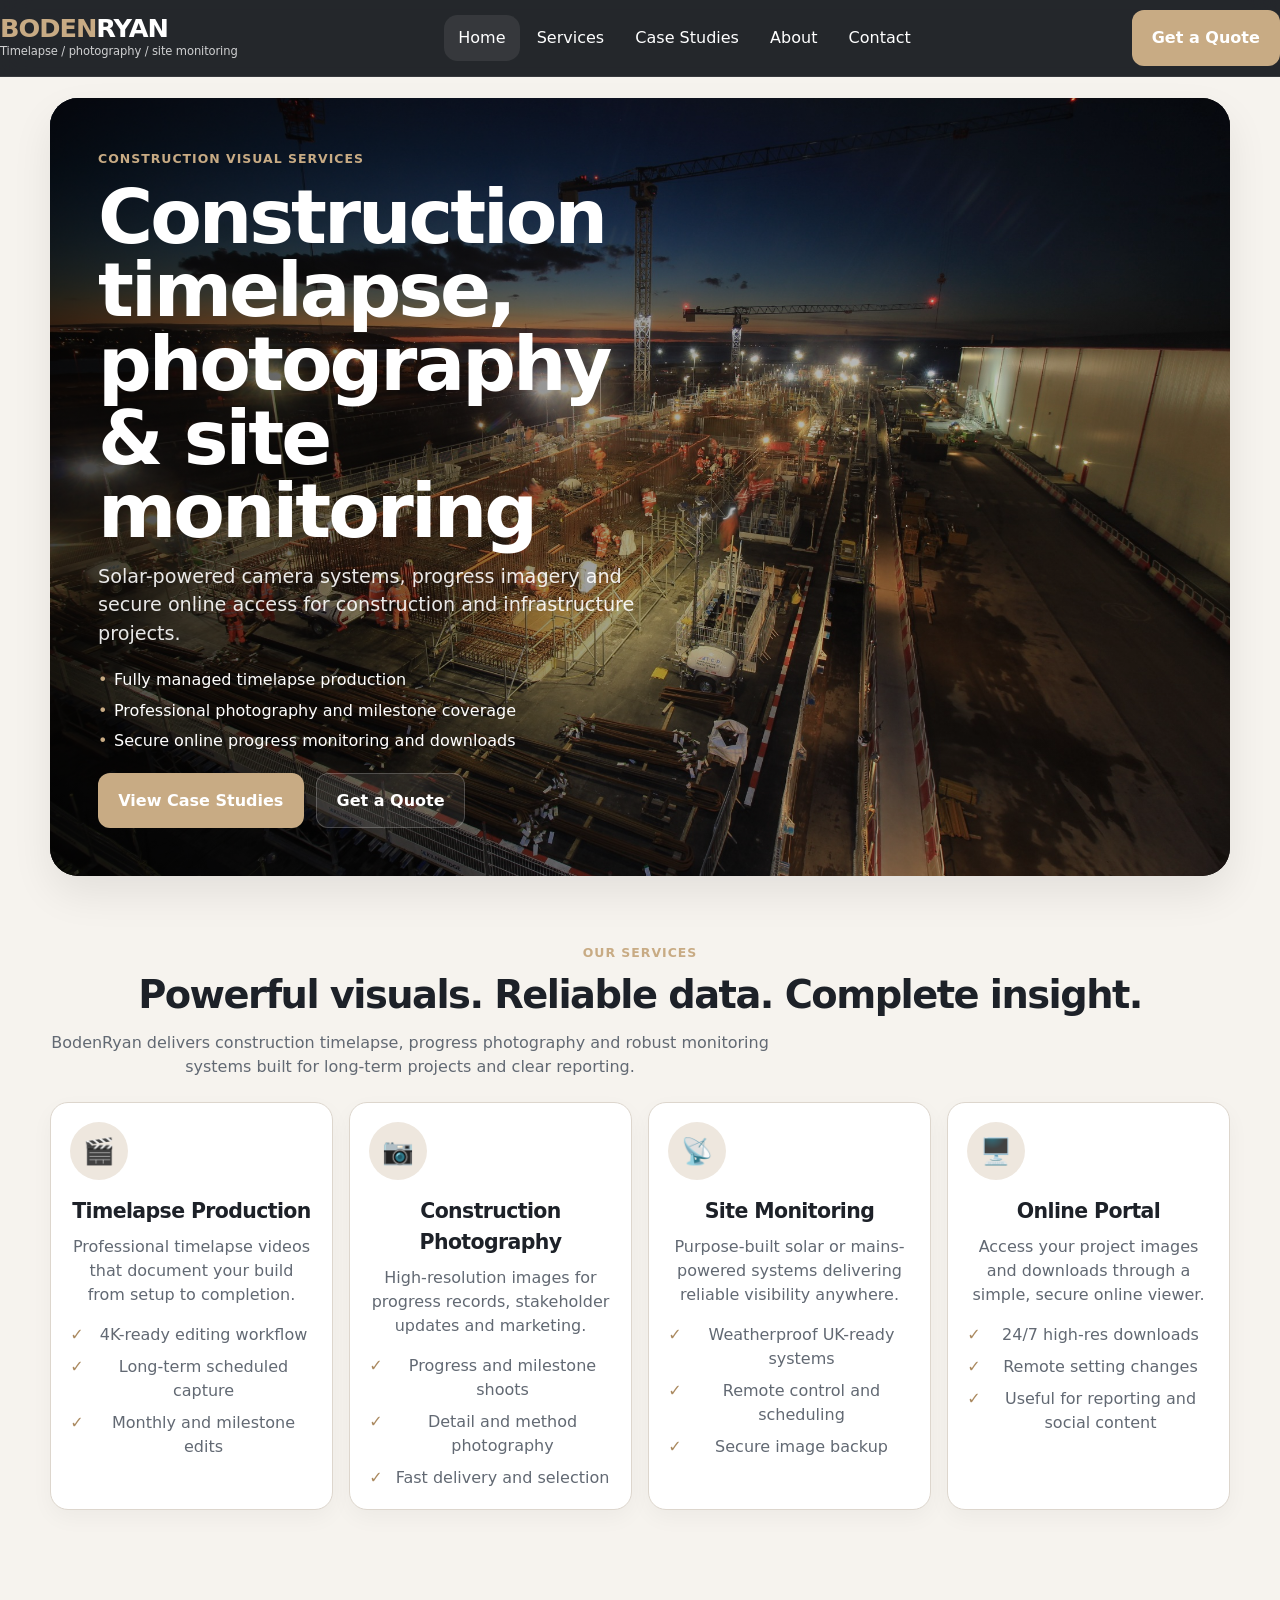
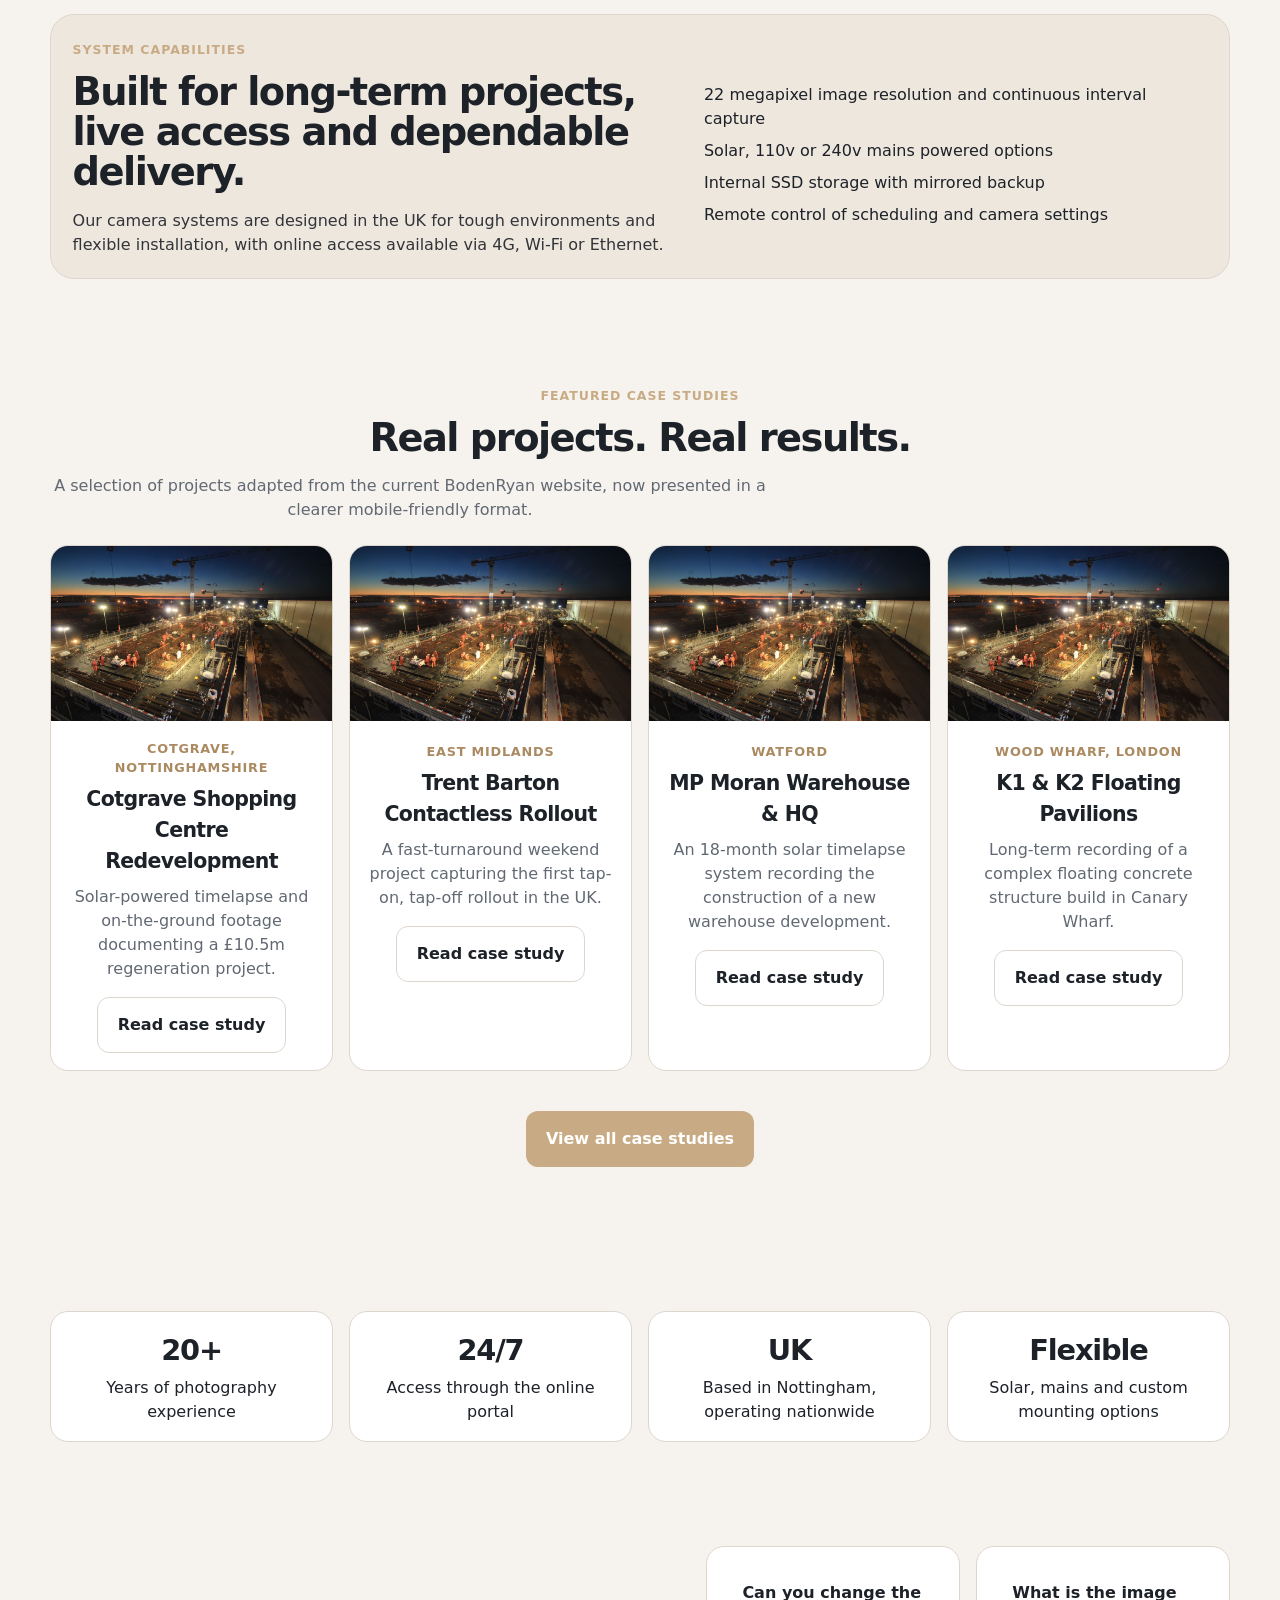
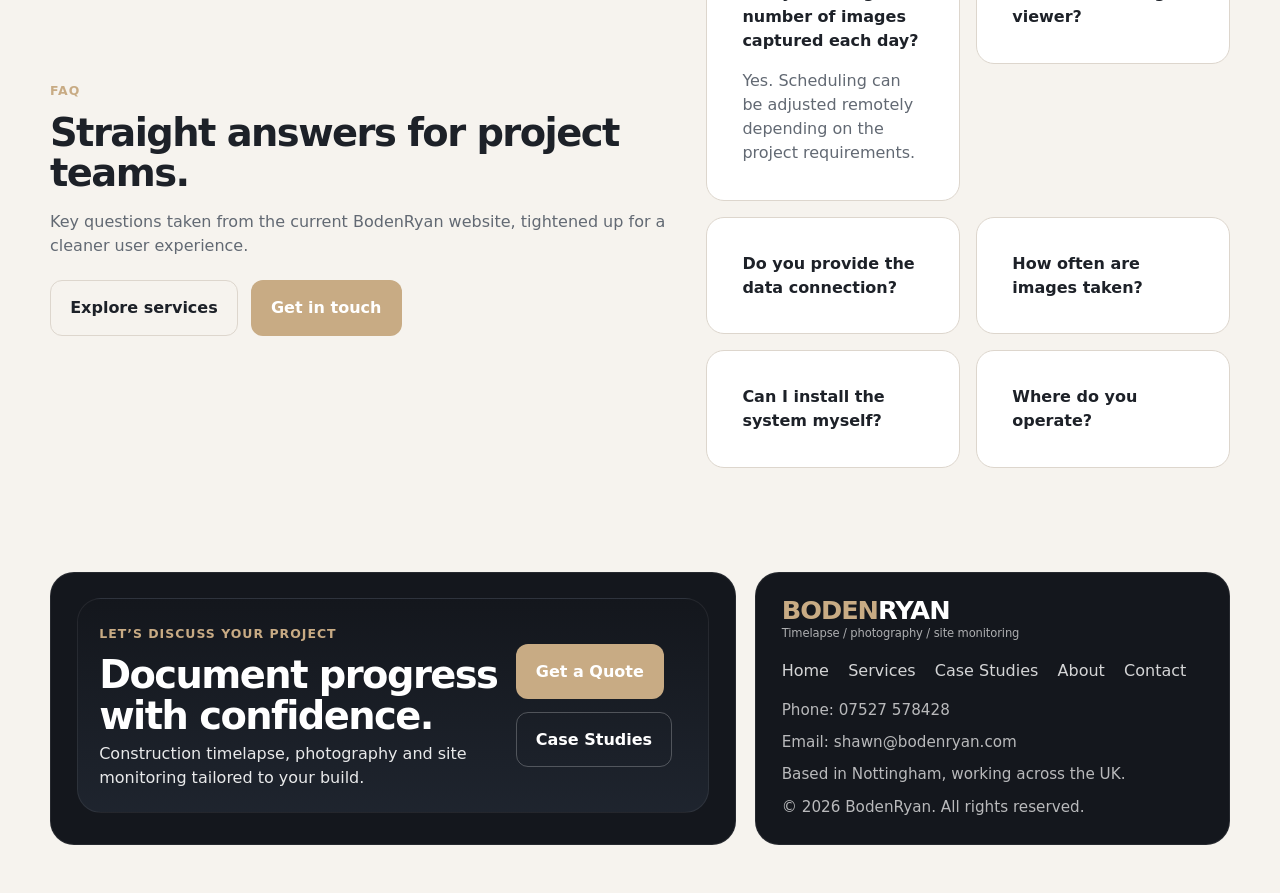
<file: index.html>
<!DOCTYPE html>
<html lang="en-GB">
<head>
  <meta charset="utf-8">
  <meta name="viewport" content="width=device-width, initial-scale=1">
  <title>BodenRyan | Construction Timelapse, Photography & Site Monitoring</title>
  <meta name="description" content="BodenRyan provides construction timelapse, progress photography and solar-powered site monitoring across Nottingham and the UK.">
  <meta name="theme-color" content="#14171d">
  <link rel="canonical" href="https://bodenryan.com/">
  <meta property="og:title" content="BodenRyan | Construction Timelapse, Photography & Site Monitoring">
  <meta property="og:description" content="Mobile-first construction visuals and site monitoring for contractors, developers and infrastructure teams.">
  <meta property="og:type" content="website">
  <meta property="og:image" content="assets/img/hero-construction.jpg">
  <link rel="stylesheet" href="assets/css/styles.css">
  <script defer src="assets/js/main.js"></script>
</head>
<body>
  <a class="skip-link" href="#main">Skip to content</a>
  <header class="site-header">
    <div class="container header-inner">
      <a class="brand" href="index.html" aria-label="BodenRyan home">
        <span class="brand-title"><span class="boden">BODEN</span><span class="ryan">RYAN</span></span>
        <span class="brand-tag">Timelapse / photography / site monitoring</span>
      </a>
      <button class="nav-toggle" type="button" aria-expanded="false" aria-controls="site-nav" data-nav-toggle>
        <span></span>
      </button>
      <nav class="site-nav" id="site-nav" data-nav>
        <ul>
          <li><a href="index.html" aria-current="page">Home</a></li>
          <li><a href="services.html">Services</a></li>
          <li><a href="case-studies.html">Case Studies</a></li>
          <li><a href="about.html">About</a></li>
          <li><a href="contact.html">Contact</a></li>
        </ul>
      </nav>
      <a class="btn btn-primary header-cta" href="contact.html">Get a Quote</a>
    </div>
  </header>

  <main id="main" class="page-wrap">
    <div class="container">
      <section class="hero">
        <img src="assets/img/hero-construction.jpg" alt="Construction site at dusk with cranes, lights and workers.">
        <div class="hero-content">
          <span class="eyebrow">Construction visual services</span>
          <h1>Construction timelapse, photography &amp; site monitoring</h1>
          <p>Solar-powered camera systems, progress imagery and secure online access for construction and infrastructure projects.</p>
          <ul class="kicker-list">
            <li>Fully managed timelapse production</li>
            <li>Professional photography and milestone coverage</li>
            <li>Secure online progress monitoring and downloads</li>
          </ul>
          <div class="btn-row">
            <a class="btn btn-primary" href="case-studies.html">View Case Studies</a>
            <a class="btn btn-secondary" href="contact.html">Get a Quote</a>
          </div>
        </div>
      </section>
    </div>

    <section class="section">
      <div class="container center">
        <span class="eyebrow">Our services</span>
        <h2 class="section-title">Powerful visuals. Reliable data. Complete insight.</h2>
        <p class="section-intro">BodenRyan delivers construction timelapse, progress photography and robust monitoring systems built for long-term projects and clear reporting.</p>
        <div class="services-grid grid">
          <article class="card service-card">
            <div class="icon-badge">🎬</div>
            <h3>Timelapse Production</h3>
            <p>Professional timelapse videos that document your build from setup to completion.</p>
            <ul>
              <li>4K-ready editing workflow</li>
              <li>Long-term scheduled capture</li>
              <li>Monthly and milestone edits</li>
            </ul>
          </article>
          <article class="card service-card">
            <div class="icon-badge">📷</div>
            <h3>Construction Photography</h3>
            <p>High-resolution images for progress records, stakeholder updates and marketing.</p>
            <ul>
              <li>Progress and milestone shoots</li>
              <li>Detail and method photography</li>
              <li>Fast delivery and selection</li>
            </ul>
          </article>
          <article class="card service-card">
            <div class="icon-badge">📡</div>
            <h3>Site Monitoring</h3>
            <p>Purpose-built solar or mains-powered systems delivering reliable visibility anywhere.</p>
            <ul>
              <li>Weatherproof UK-ready systems</li>
              <li>Remote control and scheduling</li>
              <li>Secure image backup</li>
            </ul>
          </article>
          <article class="card service-card">
            <div class="icon-badge">🖥️</div>
            <h3>Online Portal</h3>
            <p>Access your project images and downloads through a simple, secure online viewer.</p>
            <ul>
              <li>24/7 high-res downloads</li>
              <li>Remote setting changes</li>
              <li>Useful for reporting and social content</li>
            </ul>
          </article>
        </div>
      </div>
    </section>

    <section class="section-sm">
      <div class="container">
        <div class="feature-banner">
          <div class="split-grid">
            <div>
              <span class="eyebrow">System capabilities</span>
              <h2 class="section-title">Built for long-term projects, live access and dependable delivery.</h2>
              <p>Our camera systems are designed in the UK for tough environments and flexible installation, with online access available via 4G, Wi-Fi or Ethernet.</p>
            </div>
            <ul class="stats-list">
              <li>22 megapixel image resolution and continuous interval capture</li>
              <li>Solar, 110v or 240v mains powered options</li>
              <li>Internal SSD storage with mirrored backup</li>
              <li>Remote control of scheduling and camera settings</li>
            </ul>
          </div>
        </div>
      </div>
    </section>

    <section class="section">
      <div class="container center">
        <span class="eyebrow">Featured case studies</span>
        <h2 class="section-title">Real projects. Real results.</h2>
        <p class="section-intro">A selection of projects adapted from the current BodenRyan website, now presented in a clearer mobile-friendly format.</p>
        <div class="case-grid">
          <article class="case-card">
            <img src="assets/img/hero-construction.jpg" alt="Cotgrave Shopping Centre redevelopment project.">
            <div class="case-card-body">
              <span class="location">Cotgrave, Nottinghamshire</span>
              <h3>Cotgrave Shopping Centre Redevelopment</h3>
              <p>Solar-powered timelapse and on-the-ground footage documenting a £10.5m regeneration project.</p>
              <p class="read-more"><a class="btn btn-outline" href="case-studies/cotgrave-shopping-centre.html">Read case study</a></p>
            </div>
          </article>
          <article class="case-card">
            <img src="assets/img/hero-construction.jpg" alt="Trent Barton bus workshop project.">
            <div class="case-card-body">
              <span class="location">East Midlands</span>
              <h3>Trent Barton Contactless Rollout</h3>
              <p>A fast-turnaround weekend project capturing the first tap-on, tap-off rollout in the UK.</p>
              <p class="read-more"><a class="btn btn-outline" href="case-studies/trent-barton-contactless.html">Read case study</a></p>
            </div>
          </article>
          <article class="case-card">
            <img src="assets/img/hero-construction.jpg" alt="MP Moran warehouse construction project.">
            <div class="case-card-body">
              <span class="location">Watford</span>
              <h3>MP Moran Warehouse &amp; HQ</h3>
              <p>An 18-month solar timelapse system recording the construction of a new warehouse development.</p>
              <p class="read-more"><a class="btn btn-outline" href="case-studies/mp-moran-warehouse.html">Read case study</a></p>
            </div>
          </article>
          <article class="case-card">
            <img src="assets/img/hero-construction.jpg" alt="Floating concrete pavilion construction project.">
            <div class="case-card-body">
              <span class="location">Wood Wharf, London</span>
              <h3>K1 &amp; K2 Floating Pavilions</h3>
              <p>Long-term recording of a complex floating concrete structure build in Canary Wharf.</p>
              <p class="read-more"><a class="btn btn-outline" href="case-studies/wood-wharf-floating-pavilions.html">Read case study</a></p>
            </div>
          </article>
        </div>
        <div class="section-sm">
          <a class="btn btn-primary" href="case-studies.html">View all case studies</a>
        </div>
      </div>
    </section>

    <section class="section-sm">
      <div class="container">
        <div class="stats-grid">
          <article class="stat-card">
            <strong>20+</strong>
            <span>Years of photography experience</span>
          </article>
          <article class="stat-card">
            <strong>24/7</strong>
            <span>Access through the online portal</span>
          </article>
          <article class="stat-card">
            <strong>UK</strong>
            <span>Based in Nottingham, operating nationwide</span>
          </article>
          <article class="stat-card">
            <strong>Flexible</strong>
            <span>Solar, mains and custom mounting options</span>
          </article>
        </div>
      </div>
    </section>

    <section class="section">
      <div class="container">
        <div class="split-grid">
          <div>
            <span class="eyebrow">FAQ</span>
            <h2 class="section-title">Straight answers for project teams.</h2>
            <p class="section-intro">Key questions taken from the current BodenRyan website, tightened up for a cleaner user experience.</p>
            <div class="btn-row">
              <a class="btn btn-outline" href="services.html">Explore services</a>
              <a class="btn btn-primary" href="contact.html">Get in touch</a>
            </div>
          </div>
          <div class="faq-grid">
            <details class="faq-item" open>
              <summary>Can you change the number of images captured each day?</summary>
              <p>Yes. Scheduling can be adjusted remotely depending on the project requirements.</p>
            </details>
            <details class="faq-item">
              <summary>What is the image viewer?</summary>
              <p>It is a web-based portal that allows you to view and download project images throughout the build.</p>
            </details>
            <details class="faq-item">
              <summary>Do you provide the data connection?</summary>
              <p>Yes. Camera systems can be connected via 4G, Wi-Fi or Ethernet as required.</p>
            </details>
            <details class="faq-item">
              <summary>How often are images taken?</summary>
              <p>This depends on the project. Typical schedules range from burst captures to intervals every 5–15 minutes.</p>
            </details>
            <details class="faq-item">
              <summary>Can I install the system myself?</summary>
              <p>No. Installation is handled professionally to ensure safety, reliability and the correct framing.</p>
            </details>
            <details class="faq-item">
              <summary>Where do you operate?</summary>
              <p>BodenRyan is based in Nottingham and works across the UK.</p>
            </details>
          </div>
        </div>
      </div>
    </section>
  </main>

  <footer class="site-footer">
    <div class="container footer-grid">
      <div class="footer-card">
        <div class="footer-cta footer-cta-wrap">
          <div>
            <span class="eyebrow">Let’s discuss your project</span>
            <h2 class="section-title" style="margin:0; font-size:clamp(1.9rem, 3vw, 2.7rem);">Document progress with confidence.</h2>
            <p>Construction timelapse, photography and site monitoring tailored to your build.</p>
          </div>
          <div class="btn-row">
            <a class="btn btn-primary" href="contact.html">Get a Quote</a>
            <a class="btn btn-outline" href="case-studies.html">Case Studies</a>
          </div>
        </div>
      </div>
      <div class="footer-card">
        <a class="brand" href="index.html">
          <span class="brand-title"><span class="boden">BODEN</span><span class="ryan">RYAN</span></span>
          <span class="brand-tag">Timelapse / photography / site monitoring</span>
        </a>
        <div class="footer-links">
          <a href="index.html">Home</a>
          <a href="services.html">Services</a>
          <a href="case-studies.html">Case Studies</a>
          <a href="about.html">About</a>
          <a href="contact.html">Contact</a>
        </div>
        <div class="footer-bottom">
          <span>Phone: 07527 578428</span>
          <span>Email: shawn@bodenryan.com</span>
          <span>Based in Nottingham, working across the UK.</span>
          <span>© <span data-year></span> BodenRyan. All rights reserved.</span>
        </div>
      </div>
    </div>
  </footer>
</body>
</html>
</file>
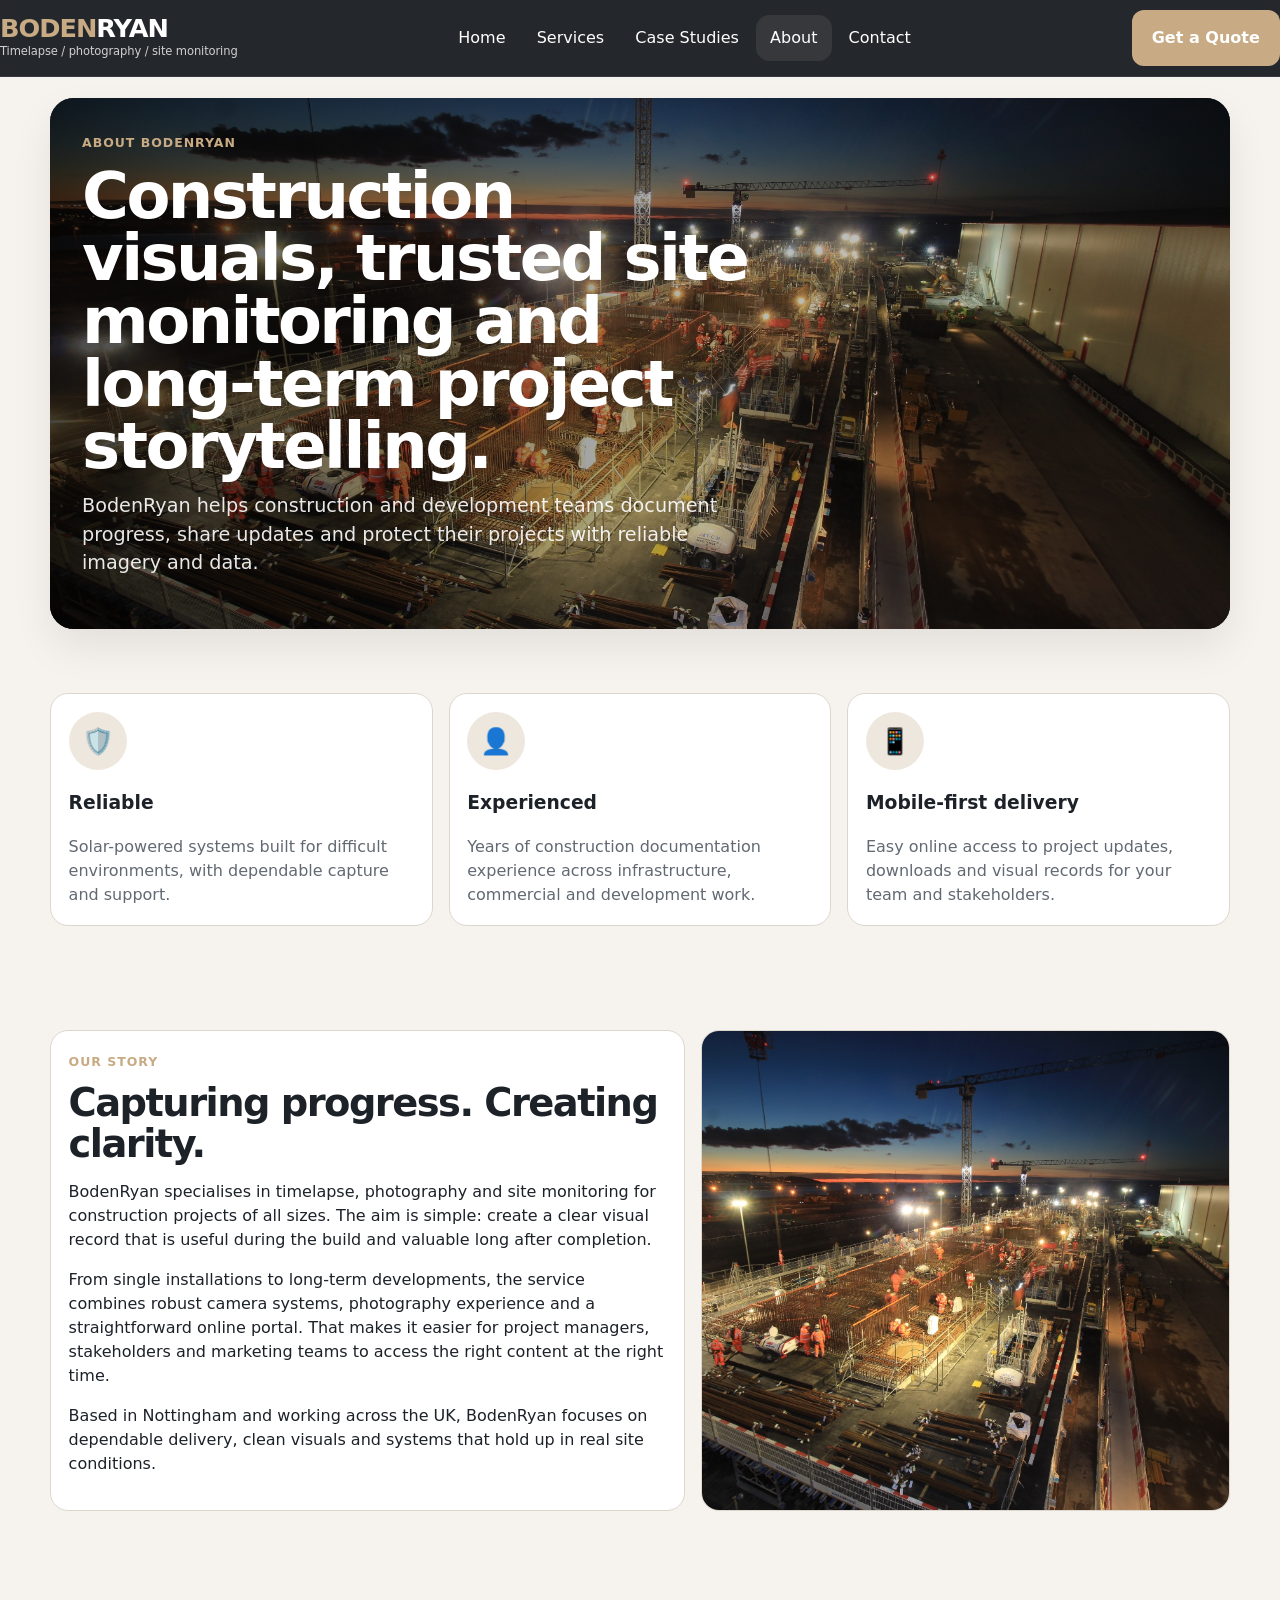
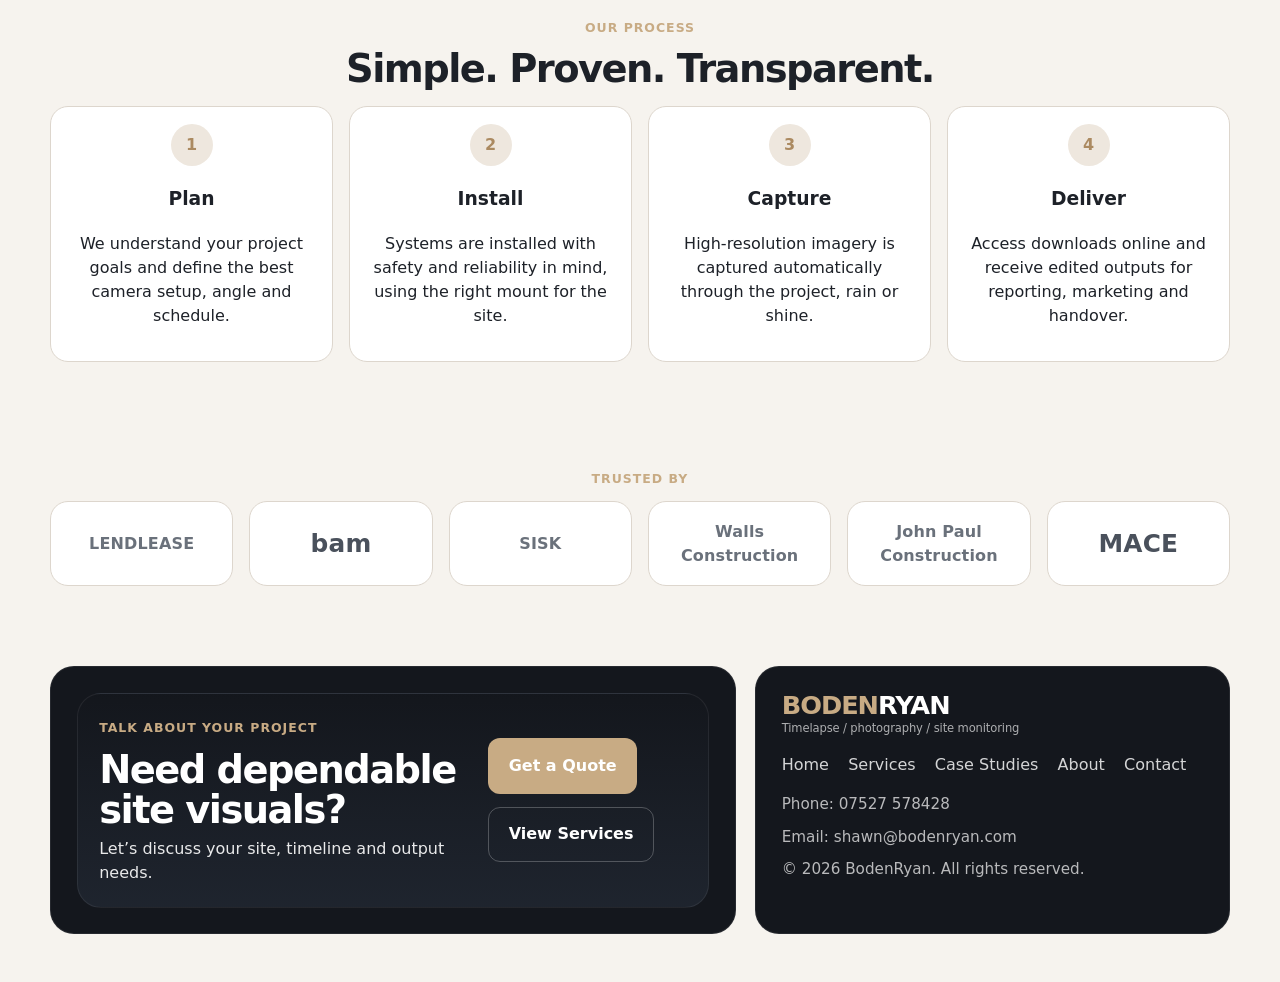
<file: about.html>
<!DOCTYPE html>
<html lang="en-GB">
<head>
  <meta charset="utf-8">
  <meta name="viewport" content="width=device-width, initial-scale=1">
  <title>About | BodenRyan</title>
  <meta name="description" content="Learn about BodenRyan, a Nottingham-based construction timelapse, photography and site monitoring company operating across the UK.">
  <link rel="canonical" href="https://bodenryan.com/about.html">
  <link rel="stylesheet" href="assets/css/styles.css">
  <script defer src="assets/js/main.js"></script>
</head>
<body>
  <a class="skip-link" href="#main">Skip to content</a>
  <header class="site-header">
    <div class="container header-inner">
      <a class="brand" href="index.html"><span class="brand-title"><span class="boden">BODEN</span><span class="ryan">RYAN</span></span><span class="brand-tag">Timelapse / photography / site monitoring</span></a>
      <button class="nav-toggle" type="button" aria-expanded="false" aria-controls="site-nav" data-nav-toggle><span></span></button>
      <nav class="site-nav" id="site-nav" data-nav>
        <ul>
          <li><a href="index.html">Home</a></li>
          <li><a href="services.html">Services</a></li>
          <li><a href="case-studies.html">Case Studies</a></li>
          <li><a href="about.html" aria-current="page">About</a></li>
          <li><a href="contact.html">Contact</a></li>
        </ul>
      </nav>
      <a class="btn btn-primary header-cta" href="contact.html">Get a Quote</a>
    </div>
  </header>

  <main id="main" class="page-wrap">
    <div class="container">
      <section class="page-hero">
        <img src="assets/img/hero-construction.jpg" alt="Construction site with bright lights and cranes.">
        <div class="page-hero-content">
          <span class="eyebrow">About BodenRyan</span>
          <h1>Construction visuals, trusted site monitoring and long-term project storytelling.</h1>
          <p>BodenRyan helps construction and development teams document progress, share updates and protect their projects with reliable imagery and data.</p>
        </div>
      </section>
    </div>

    <section class="section">
      <div class="container">
        <div class="about-highlights">
          <article class="feature-card">
            <div class="icon-badge">🛡️</div>
            <h3>Reliable</h3>
            <p>Solar-powered systems built for difficult environments, with dependable capture and support.</p>
          </article>
          <article class="feature-card">
            <div class="icon-badge">👤</div>
            <h3>Experienced</h3>
            <p>Years of construction documentation experience across infrastructure, commercial and development work.</p>
          </article>
          <article class="feature-card">
            <div class="icon-badge">📱</div>
            <h3>Mobile-first delivery</h3>
            <p>Easy online access to project updates, downloads and visual records for your team and stakeholders.</p>
          </article>
        </div>
      </div>
    </section>

    <section class="section-sm">
      <div class="container story-grid">
        <div class="story-card">
          <span class="eyebrow">Our story</span>
          <h2 class="section-title">Capturing progress. Creating clarity.</h2>
          <p>BodenRyan specialises in timelapse, photography and site monitoring for construction projects of all sizes. The aim is simple: create a clear visual record that is useful during the build and valuable long after completion.</p>
          <p>From single installations to long-term developments, the service combines robust camera systems, photography experience and a straightforward online portal. That makes it easier for project managers, stakeholders and marketing teams to access the right content at the right time.</p>
          <p>Based in Nottingham and working across the UK, BodenRyan focuses on dependable delivery, clean visuals and systems that hold up in real site conditions.</p>
        </div>
        <div class="story-photo">
          <img src="assets/img/hero-construction.jpg" alt="BodenRyan project photography example.">
        </div>
      </div>
    </section>

    <section class="section">
      <div class="container center">
        <span class="eyebrow">Our process</span>
        <h2 class="section-title">Simple. Proven. Transparent.</h2>
        <div class="process-grid">
          <article class="process-card">
            <div class="process-number">1</div>
            <h3>Plan</h3>
            <p>We understand your project goals and define the best camera setup, angle and schedule.</p>
          </article>
          <article class="process-card">
            <div class="process-number">2</div>
            <h3>Install</h3>
            <p>Systems are installed with safety and reliability in mind, using the right mount for the site.</p>
          </article>
          <article class="process-card">
            <div class="process-number">3</div>
            <h3>Capture</h3>
            <p>High-resolution imagery is captured automatically through the project, rain or shine.</p>
          </article>
          <article class="process-card">
            <div class="process-number">4</div>
            <h3>Deliver</h3>
            <p>Access downloads online and receive edited outputs for reporting, marketing and handover.</p>
          </article>
        </div>
      </div>
    </section>

    <section class="section-sm">
      <div class="container center">
        <span class="eyebrow">Trusted by</span>
        <div class="logo-grid">
          <div class="logo-pill">LENDLEASE</div>
          <div class="logo-pill"><strong>bam</strong></div>
          <div class="logo-pill">SISK</div>
          <div class="logo-pill">Walls Construction</div>
          <div class="logo-pill">John Paul Construction</div>
          <div class="logo-pill"><strong>MACE</strong></div>
        </div>
      </div>
    </section>
  </main>

  <footer class="site-footer">
    <div class="container footer-grid">
      <div class="footer-card">
        <div class="footer-cta footer-cta-wrap">
          <div>
            <span class="eyebrow">Talk about your project</span>
            <h2 class="section-title" style="margin:0; font-size:clamp(1.9rem, 3vw, 2.7rem);">Need dependable site visuals?</h2>
            <p>Let’s discuss your site, timeline and output needs.</p>
          </div>
          <div class="btn-row">
            <a class="btn btn-primary" href="contact.html">Get a Quote</a>
            <a class="btn btn-outline" href="services.html">View Services</a>
          </div>
        </div>
      </div>
      <div class="footer-card">
        <a class="brand" href="index.html"><span class="brand-title"><span class="boden">BODEN</span><span class="ryan">RYAN</span></span><span class="brand-tag">Timelapse / photography / site monitoring</span></a>
        <div class="footer-links">
          <a href="index.html">Home</a>
          <a href="services.html">Services</a>
          <a href="case-studies.html">Case Studies</a>
          <a href="about.html">About</a>
          <a href="contact.html">Contact</a>
        </div>
        <div class="footer-bottom">
          <span>Phone: 07527 578428</span>
          <span>Email: shawn@bodenryan.com</span>
          <span>© <span data-year></span> BodenRyan. All rights reserved.</span>
        </div>
      </div>
    </div>
  </footer>
</body>
</html>
</file>
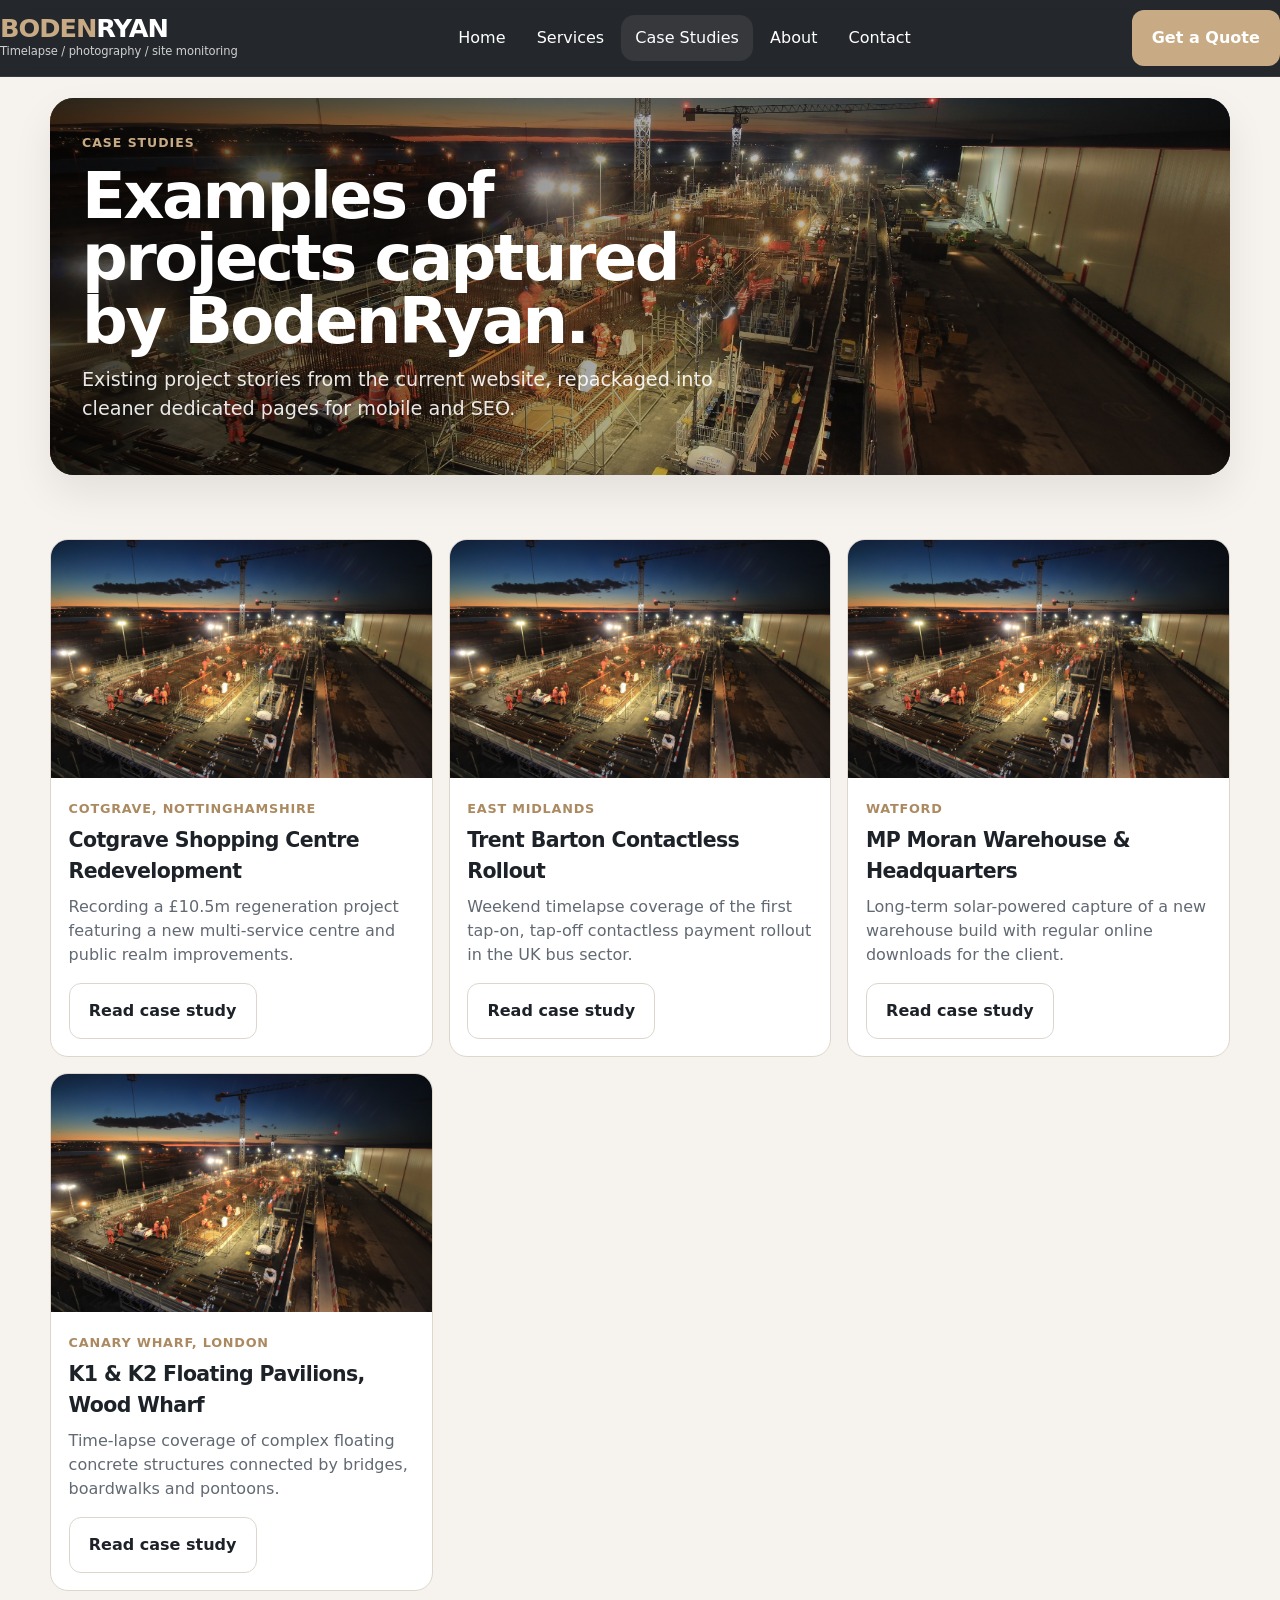
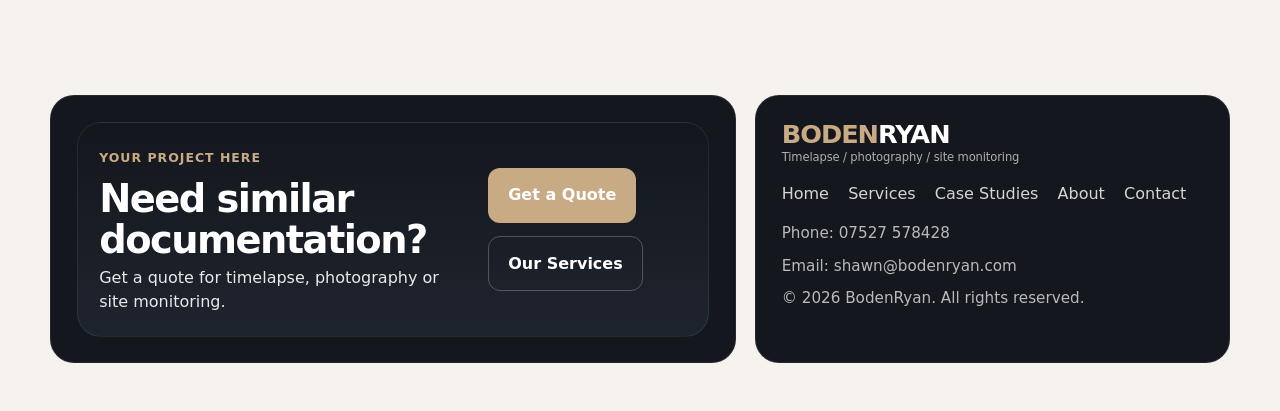
<file: case-studies.html>
<!DOCTYPE html>
<html lang="en-GB">
<head>
  <meta charset="utf-8">
  <meta name="viewport" content="width=device-width, initial-scale=1">
  <title>Case Studies | BodenRyan</title>
  <meta name="description" content="Explore BodenRyan case studies covering construction timelapse, photography and site monitoring projects.">
  <link rel="canonical" href="https://bodenryan.com/case-studies.html">
  <link rel="stylesheet" href="assets/css/styles.css">
  <script defer src="assets/js/main.js"></script>
</head>
<body>
  <a class="skip-link" href="#main">Skip to content</a>
  <header class="site-header">
    <div class="container header-inner">
      <a class="brand" href="index.html"><span class="brand-title"><span class="boden">BODEN</span><span class="ryan">RYAN</span></span><span class="brand-tag">Timelapse / photography / site monitoring</span></a>
      <button class="nav-toggle" type="button" aria-expanded="false" aria-controls="site-nav" data-nav-toggle><span></span></button>
      <nav class="site-nav" id="site-nav" data-nav>
        <ul>
          <li><a href="index.html">Home</a></li>
          <li><a href="services.html">Services</a></li>
          <li><a href="case-studies.html" aria-current="page">Case Studies</a></li>
          <li><a href="about.html">About</a></li>
          <li><a href="contact.html">Contact</a></li>
        </ul>
      </nav>
      <a class="btn btn-primary header-cta" href="contact.html">Get a Quote</a>
    </div>
  </header>

  <main id="main" class="page-wrap">
    <div class="container">
      <section class="page-hero">
        <img src="assets/img/hero-construction.jpg" alt="Construction site illuminated at dusk.">
        <div class="page-hero-content">
          <span class="eyebrow">Case studies</span>
          <h1>Examples of projects captured by BodenRyan.</h1>
          <p>Existing project stories from the current website, repackaged into cleaner dedicated pages for mobile and SEO.</p>
        </div>
      </section>
    </div>

    <section class="section">
      <div class="container">
        <div class="case-study-grid">
          <article class="case-card">
            <img src="assets/img/hero-construction.jpg" alt="Cotgrave Shopping Centre redevelopment.">
            <div class="case-card-body">
              <span class="location">Cotgrave, Nottinghamshire</span>
              <h3>Cotgrave Shopping Centre Redevelopment</h3>
              <p>Recording a £10.5m regeneration project featuring a new multi-service centre and public realm improvements.</p>
              <p class="read-more"><a class="btn btn-outline" href="case-studies/cotgrave-shopping-centre.html">Read case study</a></p>
            </div>
          </article>
          <article class="case-card">
            <img src="assets/img/hero-construction.jpg" alt="Trent Barton contactless payment rollout.">
            <div class="case-card-body">
              <span class="location">East Midlands</span>
              <h3>Trent Barton Contactless Rollout</h3>
              <p>Weekend timelapse coverage of the first tap-on, tap-off contactless payment rollout in the UK bus sector.</p>
              <p class="read-more"><a class="btn btn-outline" href="case-studies/trent-barton-contactless.html">Read case study</a></p>
            </div>
          </article>
          <article class="case-card">
            <img src="assets/img/hero-construction.jpg" alt="MP Moran warehouse and headquarters construction.">
            <div class="case-card-body">
              <span class="location">Watford</span>
              <h3>MP Moran Warehouse &amp; Headquarters</h3>
              <p>Long-term solar-powered capture of a new warehouse build with regular online downloads for the client.</p>
              <p class="read-more"><a class="btn btn-outline" href="case-studies/mp-moran-warehouse.html">Read case study</a></p>
            </div>
          </article>
          <article class="case-card">
            <img src="assets/img/hero-construction.jpg" alt="K1 and K2 floating pavilions at Wood Wharf.">
            <div class="case-card-body">
              <span class="location">Canary Wharf, London</span>
              <h3>K1 &amp; K2 Floating Pavilions, Wood Wharf</h3>
              <p>Time-lapse coverage of complex floating concrete structures connected by bridges, boardwalks and pontoons.</p>
              <p class="read-more"><a class="btn btn-outline" href="case-studies/wood-wharf-floating-pavilions.html">Read case study</a></p>
            </div>
          </article>
        </div>
      </div>
    </section>
  </main>

  <footer class="site-footer">
    <div class="container footer-grid">
      <div class="footer-card">
        <div class="footer-cta footer-cta-wrap">
          <div>
            <span class="eyebrow">Your project here</span>
            <h2 class="section-title" style="margin:0; font-size:clamp(1.9rem, 3vw, 2.7rem);">Need similar documentation?</h2>
            <p>Get a quote for timelapse, photography or site monitoring.</p>
          </div>
          <div class="btn-row">
            <a class="btn btn-primary" href="contact.html">Get a Quote</a>
            <a class="btn btn-outline" href="services.html">Our Services</a>
          </div>
        </div>
      </div>
      <div class="footer-card">
        <a class="brand" href="index.html"><span class="brand-title"><span class="boden">BODEN</span><span class="ryan">RYAN</span></span><span class="brand-tag">Timelapse / photography / site monitoring</span></a>
        <div class="footer-links">
          <a href="index.html">Home</a>
          <a href="services.html">Services</a>
          <a href="case-studies.html">Case Studies</a>
          <a href="about.html">About</a>
          <a href="contact.html">Contact</a>
        </div>
        <div class="footer-bottom">
          <span>Phone: 07527 578428</span>
          <span>Email: shawn@bodenryan.com</span>
          <span>© <span data-year></span> BodenRyan. All rights reserved.</span>
        </div>
      </div>
    </div>
  </footer>
</body>
</html>
</file>
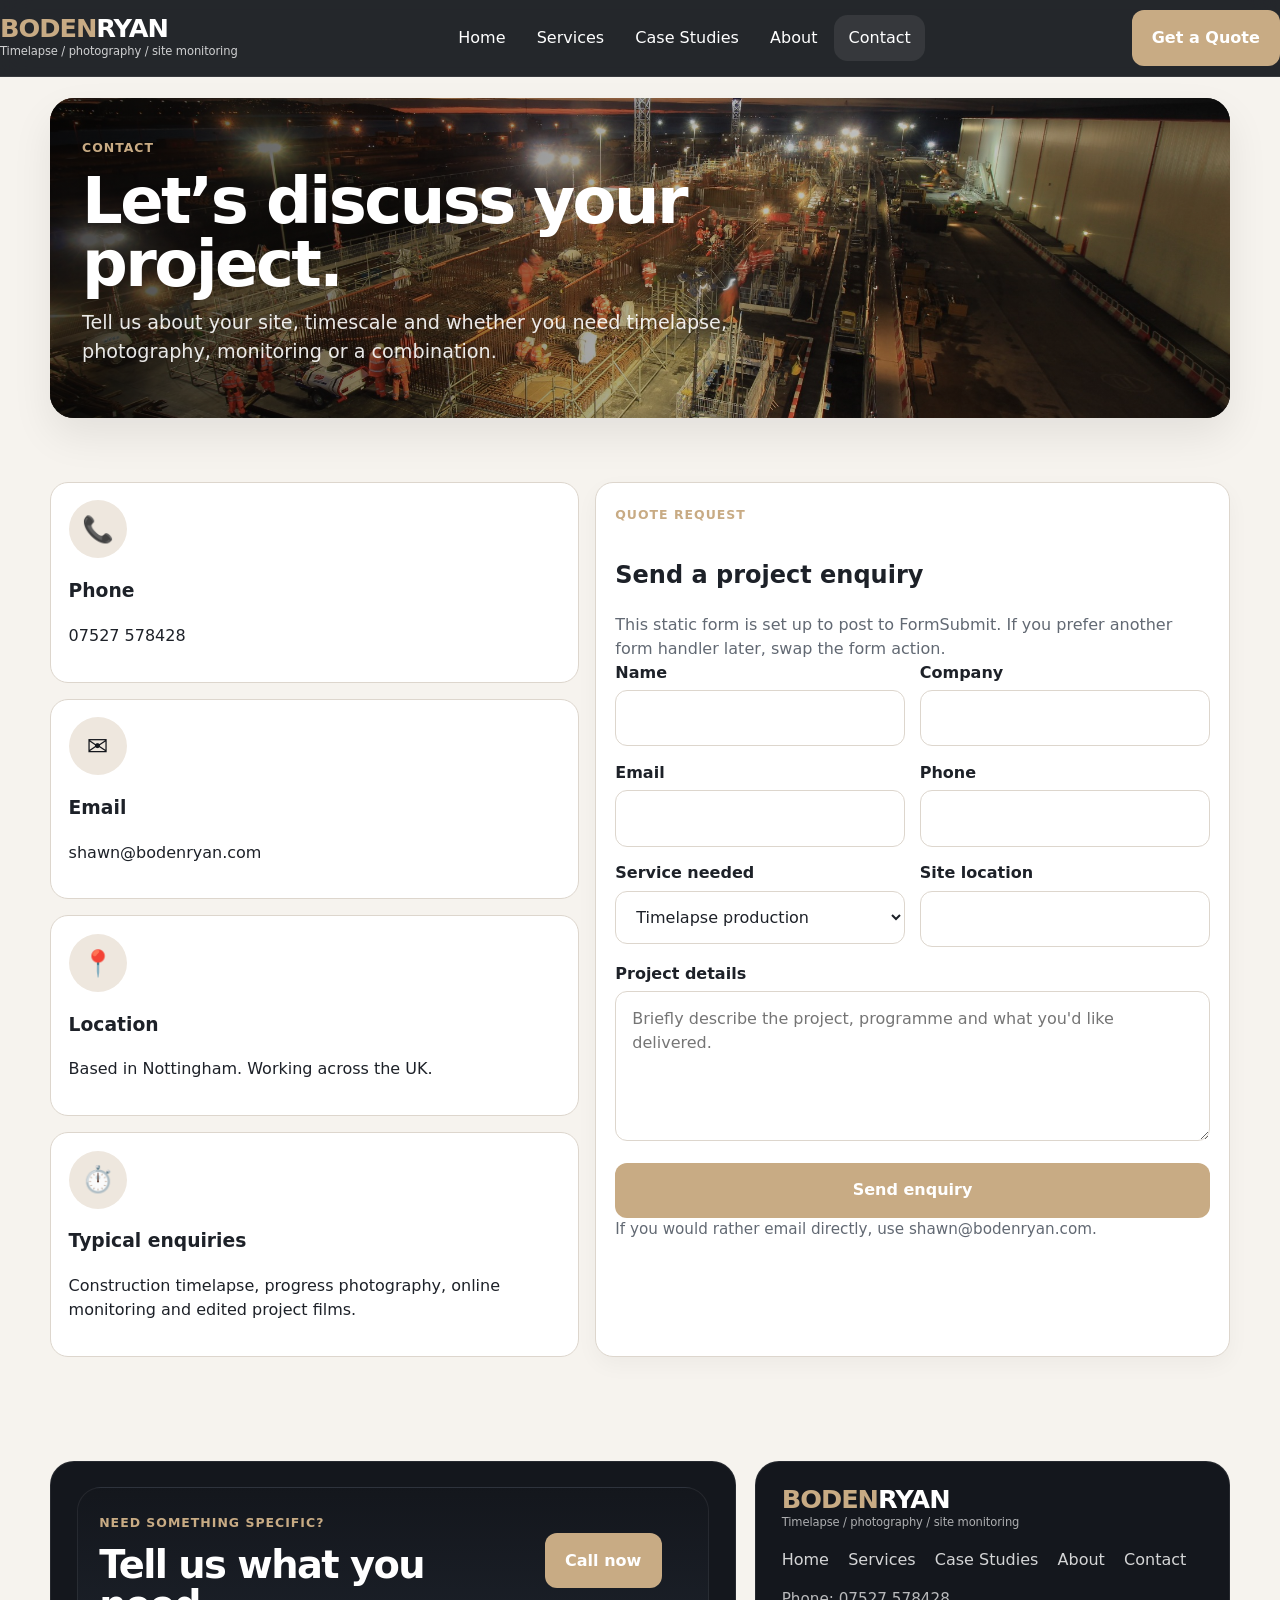
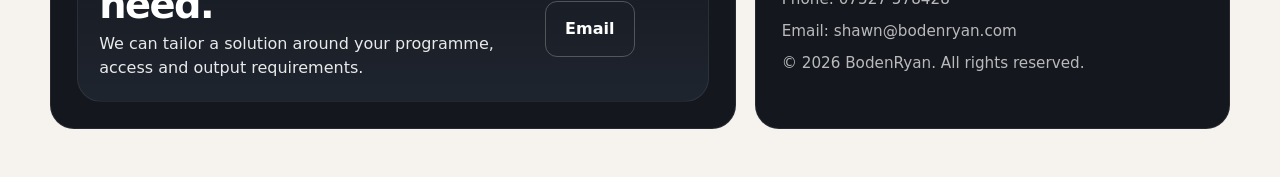
<file: contact.html>
<!DOCTYPE html>
<html lang="en-GB">
<head>
  <meta charset="utf-8">
  <meta name="viewport" content="width=device-width, initial-scale=1">
  <title>Contact | BodenRyan</title>
  <meta name="description" content="Contact BodenRyan for construction timelapse, photography and site monitoring quotes.">
  <link rel="canonical" href="https://bodenryan.com/contact.html">
  <link rel="stylesheet" href="assets/css/styles.css">
  <script defer src="assets/js/main.js"></script>
</head>
<body>
  <a class="skip-link" href="#main">Skip to content</a>
  <header class="site-header">
    <div class="container header-inner">
      <a class="brand" href="index.html"><span class="brand-title"><span class="boden">BODEN</span><span class="ryan">RYAN</span></span><span class="brand-tag">Timelapse / photography / site monitoring</span></a>
      <button class="nav-toggle" type="button" aria-expanded="false" aria-controls="site-nav" data-nav-toggle><span></span></button>
      <nav class="site-nav" id="site-nav" data-nav>
        <ul>
          <li><a href="index.html">Home</a></li>
          <li><a href="services.html">Services</a></li>
          <li><a href="case-studies.html">Case Studies</a></li>
          <li><a href="about.html">About</a></li>
          <li><a href="contact.html" aria-current="page">Contact</a></li>
        </ul>
      </nav>
      <a class="btn btn-primary header-cta" href="contact.html">Get a Quote</a>
    </div>
  </header>

  <main id="main" class="page-wrap">
    <div class="container">
      <section class="page-hero">
        <img src="assets/img/hero-construction.jpg" alt="Construction site overview image.">
        <div class="page-hero-content">
          <span class="eyebrow">Contact</span>
          <h1>Let’s discuss your project.</h1>
          <p>Tell us about your site, timescale and whether you need timelapse, photography, monitoring or a combination.</p>
        </div>
      </section>
    </div>

    <section class="section">
      <div class="container contact-grid">
        <div class="grid">
          <article class="contact-card">
            <div class="icon-badge">📞</div>
            <h3>Phone</h3>
            <p><a href="tel:07527578428">07527 578428</a></p>
          </article>
          <article class="contact-card">
            <div class="icon-badge">✉️</div>
            <h3>Email</h3>
            <p><a href="mailto:shawn@bodenryan.com">shawn@bodenryan.com</a></p>
          </article>
          <article class="contact-card">
            <div class="icon-badge">📍</div>
            <h3>Location</h3>
            <p>Based in Nottingham. Working across the UK.</p>
          </article>
          <article class="contact-card">
            <div class="icon-badge">⏱️</div>
            <h3>Typical enquiries</h3>
            <p>Construction timelapse, progress photography, online monitoring and edited project films.</p>
          </article>
        </div>
        <article class="card">
          <span class="eyebrow">Quote request</span>
          <h2>Send a project enquiry</h2>
          <p class="section-intro" style="margin-top:0;">This static form is set up to post to FormSubmit. If you prefer another form handler later, swap the form action.</p>
          <form class="contact-form" action="https://formsubmit.co/shawn@bodenryan.com" method="POST">
            <input type="hidden" name="_subject" value="BodenRyan Website Enquiry">
            <input type="hidden" name="_captcha" value="false">
            <input type="hidden" name="_template" value="table">
            <div class="form-row">
              <div>
                <label for="name">Name</label>
                <input id="name" name="name" type="text" required>
              </div>
              <div>
                <label for="company">Company</label>
                <input id="company" name="company" type="text">
              </div>
            </div>
            <div class="form-row">
              <div>
                <label for="email">Email</label>
                <input id="email" name="email" type="email" required>
              </div>
              <div>
                <label for="phone">Phone</label>
                <input id="phone" name="phone" type="tel">
              </div>
            </div>
            <div class="form-row">
              <div>
                <label for="service">Service needed</label>
                <select id="service" name="service">
                  <option>Timelapse production</option>
                  <option>Construction photography</option>
                  <option>Site monitoring</option>
                  <option>Online portal / reporting</option>
                  <option>Combination of services</option>
                </select>
              </div>
              <div>
                <label for="location">Site location</label>
                <input id="location" name="location" type="text">
              </div>
            </div>
            <div>
              <label for="message">Project details</label>
              <textarea id="message" name="message" placeholder="Briefly describe the project, programme and what you'd like delivered."></textarea>
            </div>
            <button class="btn btn-primary" type="submit">Send enquiry</button>
          </form>
          <p class="form-note">If you would rather email directly, use <a href="mailto:shawn@bodenryan.com">shawn@bodenryan.com</a>.</p>
        </article>
      </div>
    </section>
  </main>

  <footer class="site-footer">
    <div class="container footer-grid">
      <div class="footer-card">
        <div class="footer-cta footer-cta-wrap">
          <div>
            <span class="eyebrow">Need something specific?</span>
            <h2 class="section-title" style="margin:0; font-size:clamp(1.9rem, 3vw, 2.7rem);">Tell us what you need.</h2>
            <p>We can tailor a solution around your programme, access and output requirements.</p>
          </div>
          <div class="btn-row">
            <a class="btn btn-primary" href="tel:07527578428">Call now</a>
            <a class="btn btn-outline" href="mailto:shawn@bodenryan.com">Email</a>
          </div>
        </div>
      </div>
      <div class="footer-card">
        <a class="brand" href="index.html"><span class="brand-title"><span class="boden">BODEN</span><span class="ryan">RYAN</span></span><span class="brand-tag">Timelapse / photography / site monitoring</span></a>
        <div class="footer-links">
          <a href="index.html">Home</a>
          <a href="services.html">Services</a>
          <a href="case-studies.html">Case Studies</a>
          <a href="about.html">About</a>
          <a href="contact.html">Contact</a>
        </div>
        <div class="footer-bottom">
          <span>Phone: 07527 578428</span>
          <span>Email: shawn@bodenryan.com</span>
          <span>© <span data-year></span> BodenRyan. All rights reserved.</span>
        </div>
      </div>
    </div>
  </footer>
</body>
</html>
</file>
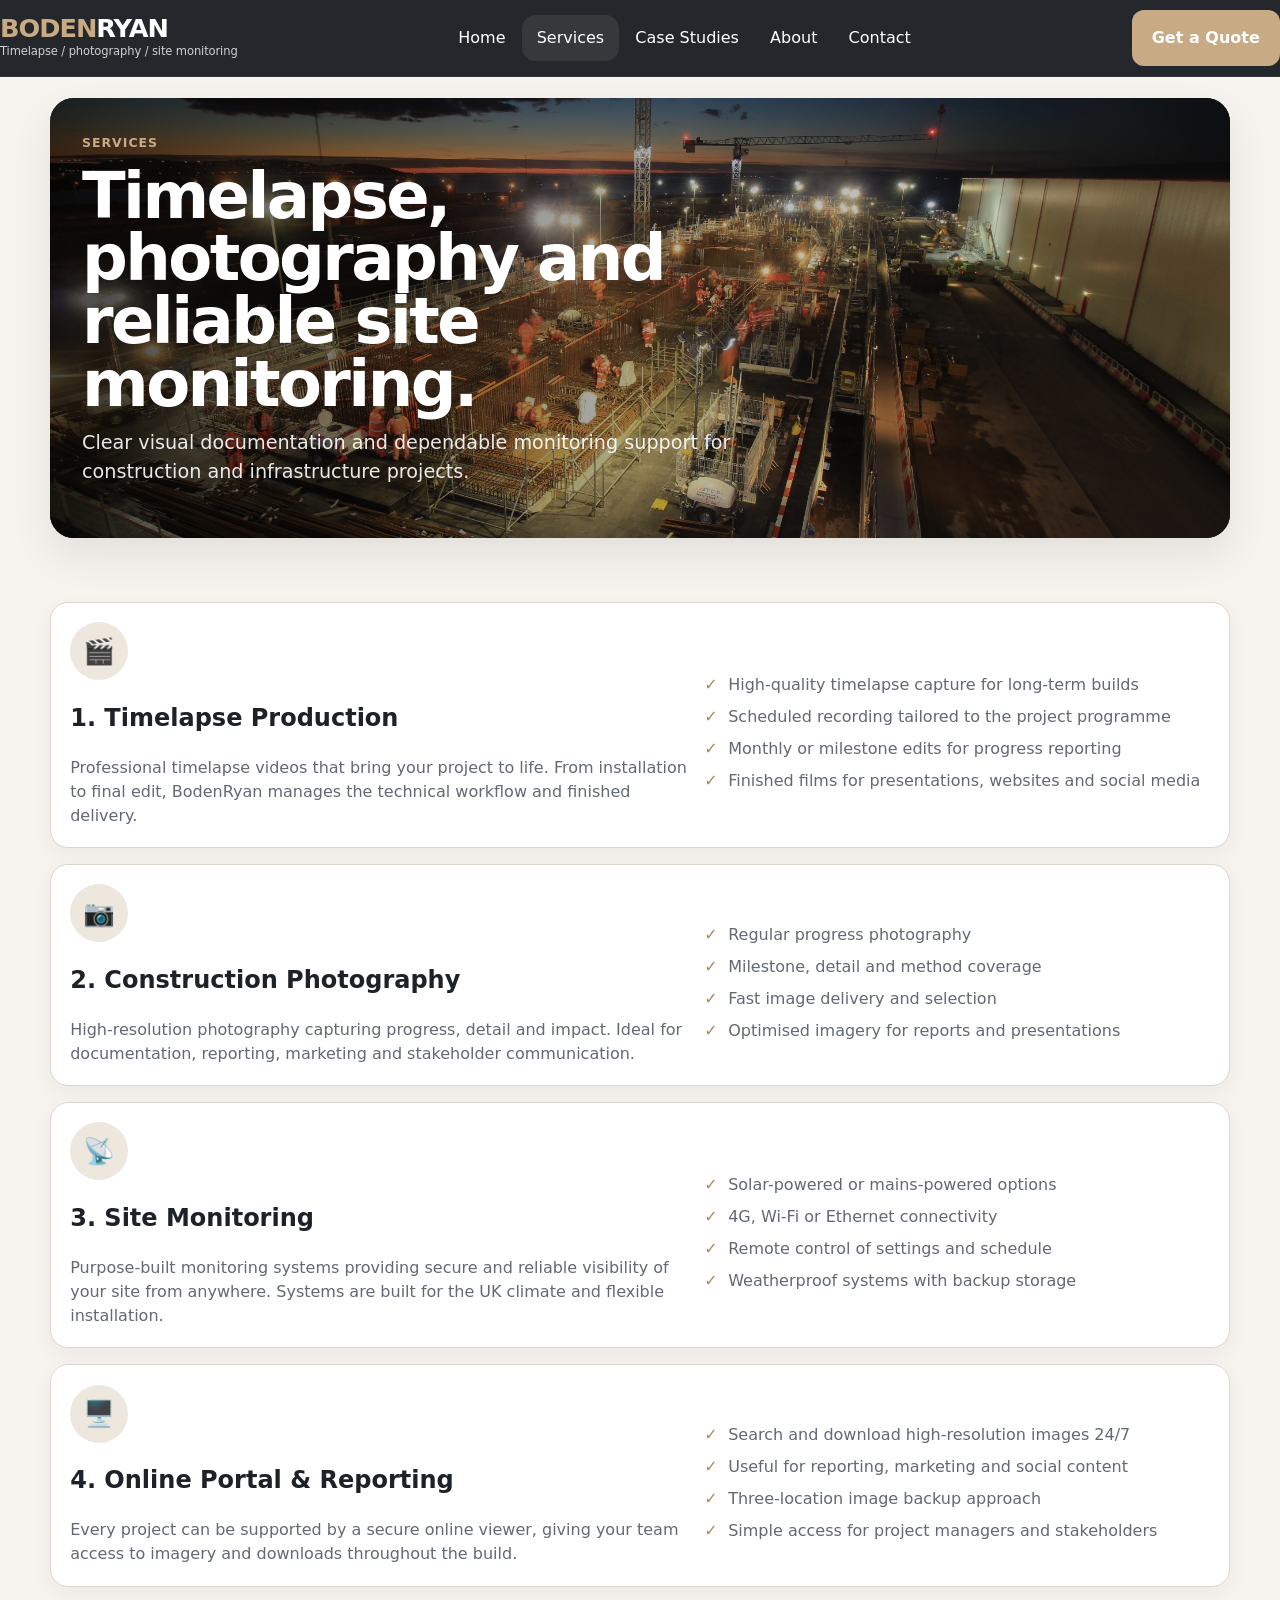
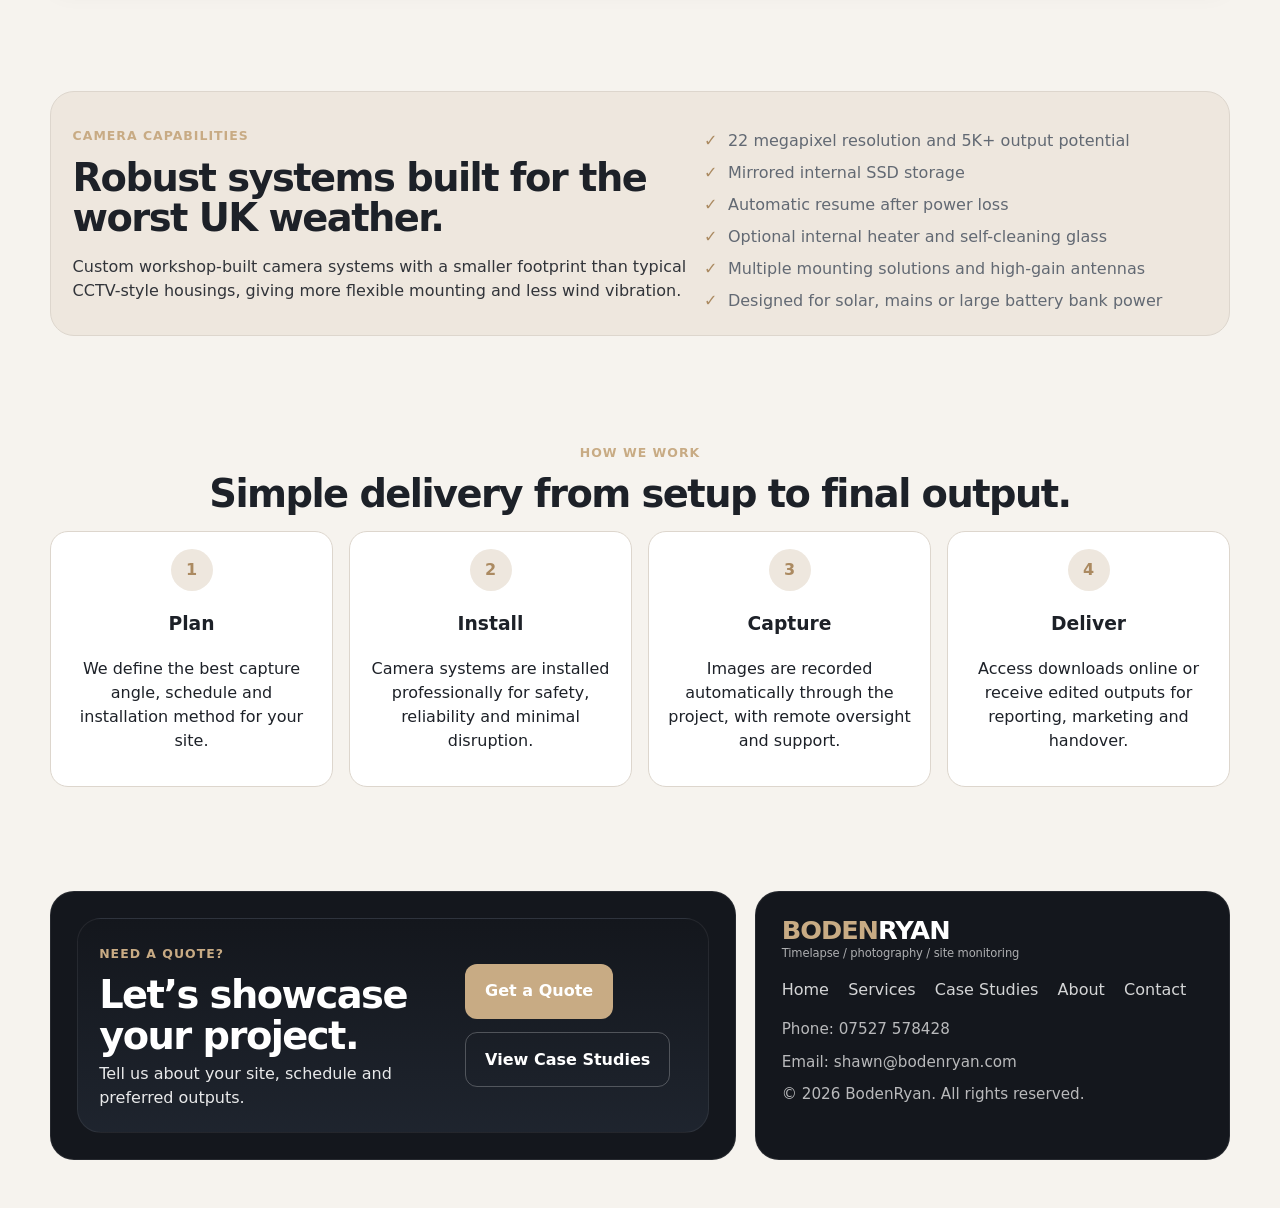
<file: services.html>
<!DOCTYPE html>
<html lang="en-GB">
<head>
  <meta charset="utf-8">
  <meta name="viewport" content="width=device-width, initial-scale=1">
  <title>Services | BodenRyan</title>
  <meta name="description" content="Explore timelapse production, construction photography, site monitoring and online portal services from BodenRyan.">
  <link rel="canonical" href="https://bodenryan.com/services.html">
  <link rel="stylesheet" href="assets/css/styles.css">
  <script defer src="assets/js/main.js"></script>
</head>
<body>
  <a class="skip-link" href="#main">Skip to content</a>
  <header class="site-header">
    <div class="container header-inner">
      <a class="brand" href="index.html" aria-label="BodenRyan home">
        <span class="brand-title"><span class="boden">BODEN</span><span class="ryan">RYAN</span></span>
        <span class="brand-tag">Timelapse / photography / site monitoring</span>
      </a>
      <button class="nav-toggle" type="button" aria-expanded="false" aria-controls="site-nav" data-nav-toggle><span></span></button>
      <nav class="site-nav" id="site-nav" data-nav>
        <ul>
          <li><a href="index.html">Home</a></li>
          <li><a href="services.html" aria-current="page">Services</a></li>
          <li><a href="case-studies.html">Case Studies</a></li>
          <li><a href="about.html">About</a></li>
          <li><a href="contact.html">Contact</a></li>
        </ul>
      </nav>
      <a class="btn btn-primary header-cta" href="contact.html">Get a Quote</a>
    </div>
  </header>

  <main id="main" class="page-wrap">
    <div class="container">
      <section class="page-hero">
        <img src="assets/img/hero-construction.jpg" alt="Construction site at dusk.">
        <div class="page-hero-content">
          <span class="eyebrow">Services</span>
          <h1>Timelapse, photography and reliable site monitoring.</h1>
          <p>Clear visual documentation and dependable monitoring support for construction and infrastructure projects.</p>
        </div>
      </section>
    </div>

    <section class="section">
      <div class="container">
        <div class="grid" style="gap:1rem;">
          <article class="card">
            <div class="split-grid">
              <div>
                <div class="icon-badge">🎬</div>
                <h2>1. Timelapse Production</h2>
                <p>Professional timelapse videos that bring your project to life. From installation to final edit, BodenRyan manages the technical workflow and finished delivery.</p>
              </div>
              <ul class="check-list">
                <li>High-quality timelapse capture for long-term builds</li>
                <li>Scheduled recording tailored to the project programme</li>
                <li>Monthly or milestone edits for progress reporting</li>
                <li>Finished films for presentations, websites and social media</li>
              </ul>
            </div>
          </article>
          <article class="card">
            <div class="split-grid">
              <div>
                <div class="icon-badge">📷</div>
                <h2>2. Construction Photography</h2>
                <p>High-resolution photography capturing progress, detail and impact. Ideal for documentation, reporting, marketing and stakeholder communication.</p>
              </div>
              <ul class="check-list">
                <li>Regular progress photography</li>
                <li>Milestone, detail and method coverage</li>
                <li>Fast image delivery and selection</li>
                <li>Optimised imagery for reports and presentations</li>
              </ul>
            </div>
          </article>
          <article class="card">
            <div class="split-grid">
              <div>
                <div class="icon-badge">📡</div>
                <h2>3. Site Monitoring</h2>
                <p>Purpose-built monitoring systems providing secure and reliable visibility of your site from anywhere. Systems are built for the UK climate and flexible installation.</p>
              </div>
              <ul class="check-list">
                <li>Solar-powered or mains-powered options</li>
                <li>4G, Wi-Fi or Ethernet connectivity</li>
                <li>Remote control of settings and schedule</li>
                <li>Weatherproof systems with backup storage</li>
              </ul>
            </div>
          </article>
          <article class="card">
            <div class="split-grid">
              <div>
                <div class="icon-badge">🖥️</div>
                <h2>4. Online Portal &amp; Reporting</h2>
                <p>Every project can be supported by a secure online viewer, giving your team access to imagery and downloads throughout the build.</p>
              </div>
              <ul class="check-list">
                <li>Search and download high-resolution images 24/7</li>
                <li>Useful for reporting, marketing and social content</li>
                <li>Three-location image backup approach</li>
                <li>Simple access for project managers and stakeholders</li>
              </ul>
            </div>
          </article>
        </div>
      </div>
    </section>

    <section class="section-sm">
      <div class="container">
        <div class="feature-banner">
          <div class="split-grid">
            <div>
              <span class="eyebrow">Camera capabilities</span>
              <h2 class="section-title">Robust systems built for the worst UK weather.</h2>
              <p>Custom workshop-built camera systems with a smaller footprint than typical CCTV-style housings, giving more flexible mounting and less wind vibration.</p>
            </div>
            <ul class="check-list">
              <li>22 megapixel resolution and 5K+ output potential</li>
              <li>Mirrored internal SSD storage</li>
              <li>Automatic resume after power loss</li>
              <li>Optional internal heater and self-cleaning glass</li>
              <li>Multiple mounting solutions and high-gain antennas</li>
              <li>Designed for solar, mains or large battery bank power</li>
            </ul>
          </div>
        </div>
      </div>
    </section>

    <section class="section">
      <div class="container center">
        <span class="eyebrow">How we work</span>
        <h2 class="section-title">Simple delivery from setup to final output.</h2>
        <div class="process-grid">
          <article class="process-card">
            <div class="process-number">1</div>
            <h3>Plan</h3>
            <p>We define the best capture angle, schedule and installation method for your site.</p>
          </article>
          <article class="process-card">
            <div class="process-number">2</div>
            <h3>Install</h3>
            <p>Camera systems are installed professionally for safety, reliability and minimal disruption.</p>
          </article>
          <article class="process-card">
            <div class="process-number">3</div>
            <h3>Capture</h3>
            <p>Images are recorded automatically through the project, with remote oversight and support.</p>
          </article>
          <article class="process-card">
            <div class="process-number">4</div>
            <h3>Deliver</h3>
            <p>Access downloads online or receive edited outputs for reporting, marketing and handover.</p>
          </article>
        </div>
      </div>
    </section>
  </main>

  <footer class="site-footer">
    <div class="container footer-grid">
      <div class="footer-card">
        <div class="footer-cta footer-cta-wrap">
          <div>
            <span class="eyebrow">Need a quote?</span>
            <h2 class="section-title" style="margin:0; font-size:clamp(1.9rem, 3vw, 2.7rem);">Let’s showcase your project.</h2>
            <p>Tell us about your site, schedule and preferred outputs.</p>
          </div>
          <div class="btn-row">
            <a class="btn btn-primary" href="contact.html">Get a Quote</a>
            <a class="btn btn-outline" href="case-studies.html">View Case Studies</a>
          </div>
        </div>
      </div>
      <div class="footer-card">
        <a class="brand" href="index.html">
          <span class="brand-title"><span class="boden">BODEN</span><span class="ryan">RYAN</span></span>
          <span class="brand-tag">Timelapse / photography / site monitoring</span>
        </a>
        <div class="footer-links">
          <a href="index.html">Home</a>
          <a href="services.html">Services</a>
          <a href="case-studies.html">Case Studies</a>
          <a href="about.html">About</a>
          <a href="contact.html">Contact</a>
        </div>
        <div class="footer-bottom">
          <span>Phone: 07527 578428</span>
          <span>Email: shawn@bodenryan.com</span>
          <span>© <span data-year></span> BodenRyan. All rights reserved.</span>
        </div>
      </div>
    </div>
  </footer>
</body>
</html>
</file>
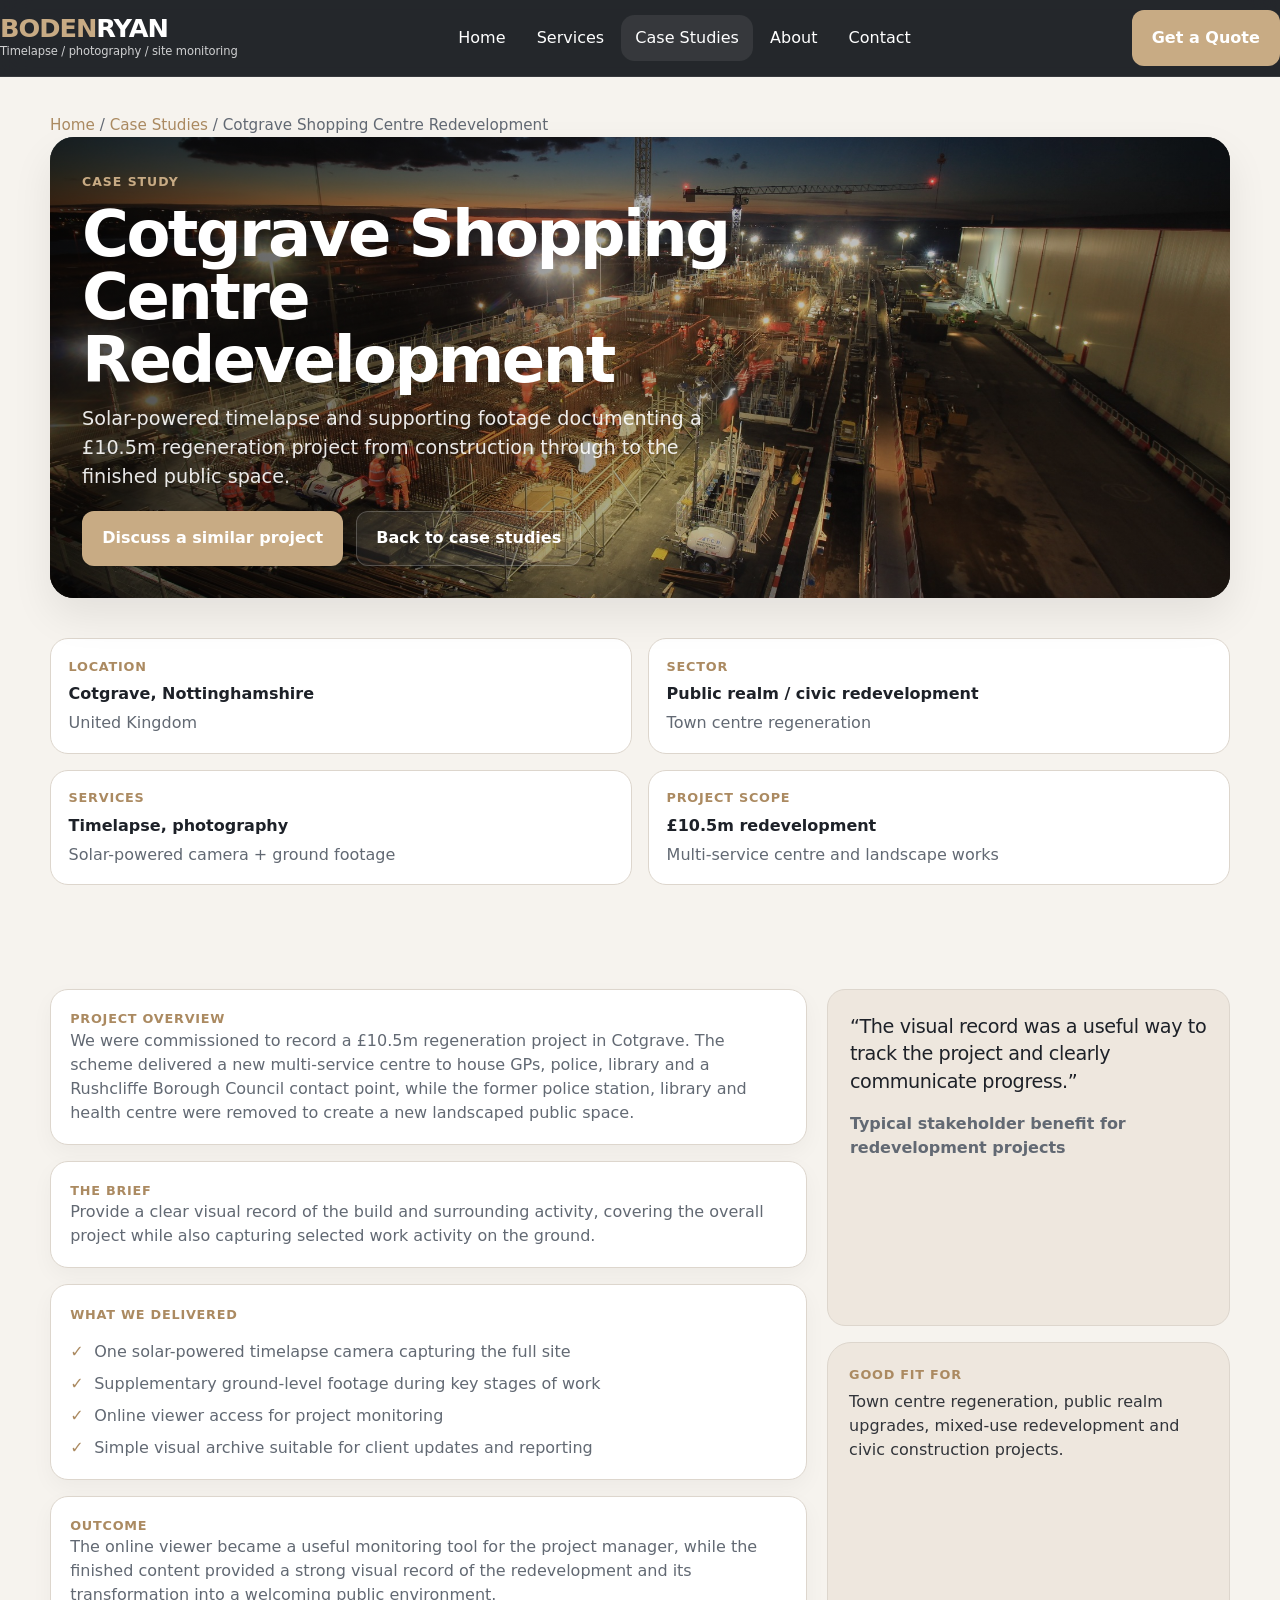
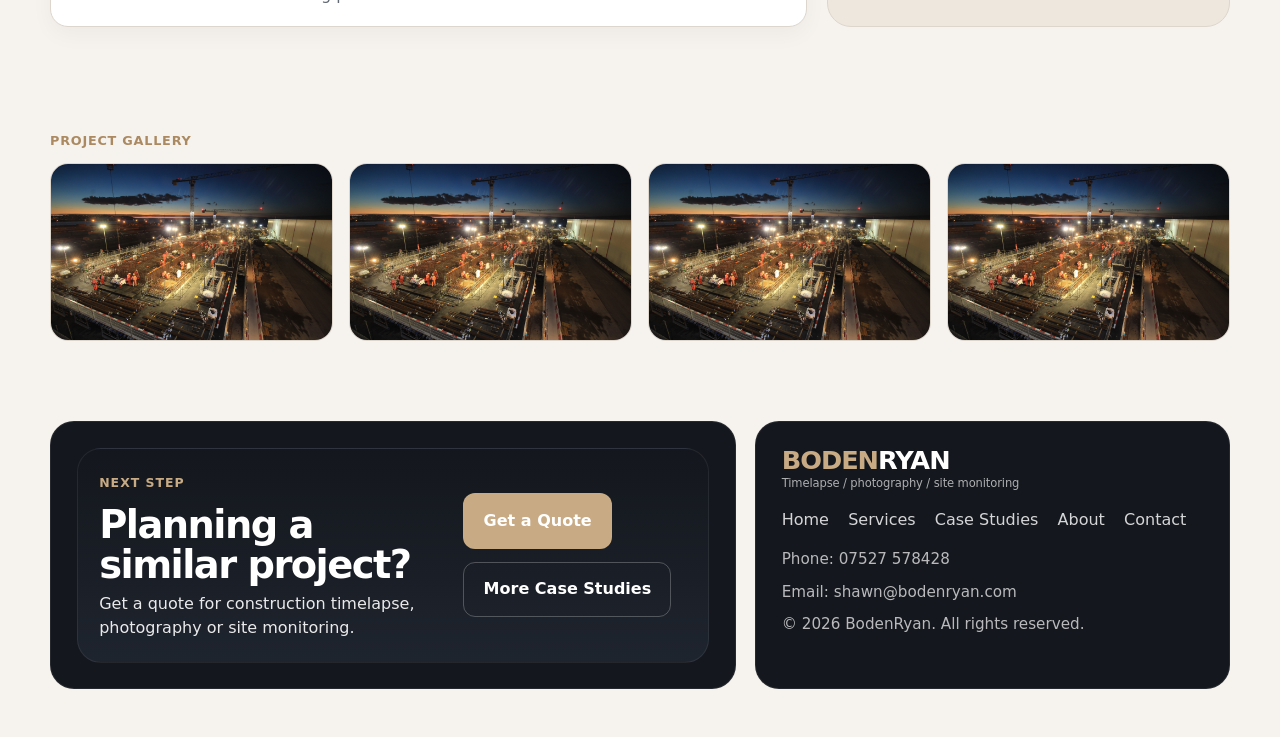
<file: case-studies/cotgrave-shopping-centre.html>
<!DOCTYPE html>
<html lang="en-GB">
<head>
  <meta charset="utf-8">
  <meta name="viewport" content="width=device-width, initial-scale=1">
  <title>Cotgrave Shopping Centre Redevelopment | BodenRyan</title>
  <meta name="description" content="Case study: Cotgrave Shopping Centre redevelopment documented by BodenRyan with solar-powered timelapse and on-the-ground footage.">
  <link rel="canonical" href="https://bodenryan.com/case-studies/cotgrave-shopping-centre.html">
  <link rel="stylesheet" href="../assets/css/styles.css">
  <script defer src="../assets/js/main.js"></script>
</head>
<body>
  <a class="skip-link" href="#main">Skip to content</a>
  <header class="site-header">
    <div class="container header-inner">
      <a class="brand" href="../index.html"><span class="brand-title"><span class="boden">BODEN</span><span class="ryan">RYAN</span></span><span class="brand-tag">Timelapse / photography / site monitoring</span></a>
      <button class="nav-toggle" type="button" aria-expanded="false" aria-controls="site-nav" data-nav-toggle><span></span></button>
      <nav class="site-nav" id="site-nav" data-nav>
        <ul>
          <li><a href="../index.html">Home</a></li>
          <li><a href="../services.html">Services</a></li>
          <li><a href="../case-studies.html" aria-current="page">Case Studies</a></li>
          <li><a href="../about.html">About</a></li>
          <li><a href="../contact.html">Contact</a></li>
        </ul>
      </nav>
      <a class="btn btn-primary header-cta" href="../contact.html">Get a Quote</a>
    </div>
  </header>

  <main id="main" class="page-wrap case-header">
    <div class="container">
      <p class="breadcrumbs"><a href="../index.html">Home</a> / <a href="../case-studies.html">Case Studies</a> / Cotgrave Shopping Centre Redevelopment</p>
      <section class="page-hero">
        <img src="../assets/img/hero-construction.jpg" alt="Cotgrave Shopping Centre redevelopment project.">
        <div class="page-hero-content">
          <span class="eyebrow">Case study</span>
          <h1>Cotgrave Shopping Centre Redevelopment</h1>
          <p>Solar-powered timelapse and supporting footage documenting a £10.5m regeneration project from construction through to the finished public space.</p>
          <div class="btn-row case-hero-actions">
            <a class="btn btn-primary" href="../contact.html">Discuss a similar project</a>
            <a class="btn btn-secondary" href="../case-studies.html">Back to case studies</a>
          </div>
        </div>
      </section>
    </div>

    <section class="section-sm">
      <div class="container meta-grid">
        <article class="meta-card"><div class="label">Location</div><h3>Cotgrave, Nottinghamshire</h3><p>United Kingdom</p></article>
        <article class="meta-card"><div class="label">Sector</div><h3>Public realm / civic redevelopment</h3><p>Town centre regeneration</p></article>
        <article class="meta-card"><div class="label">Services</div><h3>Timelapse, photography</h3><p>Solar-powered camera + ground footage</p></article>
        <article class="meta-card"><div class="label">Project scope</div><h3>£10.5m redevelopment</h3><p>Multi-service centre and landscape works</p></article>
      </div>
    </section>

    <section class="section">
      <div class="container case-content">
        <div class="case-main">
          <article class="card">
            <div class="overline">Project overview</div>
            <p>We were commissioned to record a £10.5m regeneration project in Cotgrave. The scheme delivered a new multi-service centre to house GPs, police, library and a Rushcliffe Borough Council contact point, while the former police station, library and health centre were removed to create a new landscaped public space.</p>
          </article>
          <article class="card">
            <div class="overline">The brief</div>
            <p>Provide a clear visual record of the build and surrounding activity, covering the overall project while also capturing selected work activity on the ground.</p>
          </article>
          <article class="card">
            <div class="overline">What we delivered</div>
            <ul class="deliver-list">
              <li>One solar-powered timelapse camera capturing the full site</li>
              <li>Supplementary ground-level footage during key stages of work</li>
              <li>Online viewer access for project monitoring</li>
              <li>Simple visual archive suitable for client updates and reporting</li>
            </ul>
          </article>
          <article class="card">
            <div class="overline">Outcome</div>
            <p>The online viewer became a useful monitoring tool for the project manager, while the finished content provided a strong visual record of the redevelopment and its transformation into a welcoming public environment.</p>
          </article>
        </div>
        <aside class="case-sidebar">
          <div class="quote-card">
            <blockquote>“The visual record was a useful way to track the project and clearly communicate progress.”</blockquote>
            <footer>Typical stakeholder benefit for redevelopment projects</footer>
          </div>
          <div class="feature-banner">
            <div class="overline">Good fit for</div>
            <p>Town centre regeneration, public realm upgrades, mixed-use redevelopment and civic construction projects.</p>
          </div>
        </aside>
      </div>
    </section>

    <section class="section-sm">
      <div class="container">
        <div class="overline" style="margin-bottom:.8rem;">Project gallery</div>
        <div class="gallery-grid">
          <div class="gallery-tile"><img src="../assets/img/hero-construction.jpg" alt="Cotgrave redevelopment image 1"></div>
          <div class="gallery-tile"><img src="../assets/img/hero-construction.jpg" alt="Cotgrave redevelopment image 2"></div>
          <div class="gallery-tile"><img src="../assets/img/hero-construction.jpg" alt="Cotgrave redevelopment image 3"></div>
          <div class="gallery-tile"><img src="../assets/img/hero-construction.jpg" alt="Cotgrave redevelopment image 4"></div>
        </div>
      </div>
    </section>
  </main>

  <footer class="site-footer">
    <div class="container footer-grid">
      <div class="footer-card"><div class="footer-cta footer-cta-wrap"><div><span class="eyebrow">Next step</span><h2 class="section-title" style="margin:0; font-size:clamp(1.9rem,3vw,2.7rem);">Planning a similar project?</h2><p>Get a quote for construction timelapse, photography or site monitoring.</p></div><div class="btn-row"><a class="btn btn-primary" href="../contact.html">Get a Quote</a><a class="btn btn-outline" href="../case-studies.html">More Case Studies</a></div></div></div>
      <div class="footer-card"><a class="brand" href="../index.html"><span class="brand-title"><span class="boden">BODEN</span><span class="ryan">RYAN</span></span><span class="brand-tag">Timelapse / photography / site monitoring</span></a><div class="footer-links"><a href="../index.html">Home</a><a href="../services.html">Services</a><a href="../case-studies.html">Case Studies</a><a href="../about.html">About</a><a href="../contact.html">Contact</a></div><div class="footer-bottom"><span>Phone: 07527 578428</span><span>Email: shawn@bodenryan.com</span><span>© <span data-year></span> BodenRyan. All rights reserved.</span></div></div>
    </div>
  </footer>
</body>
</html>
</file>
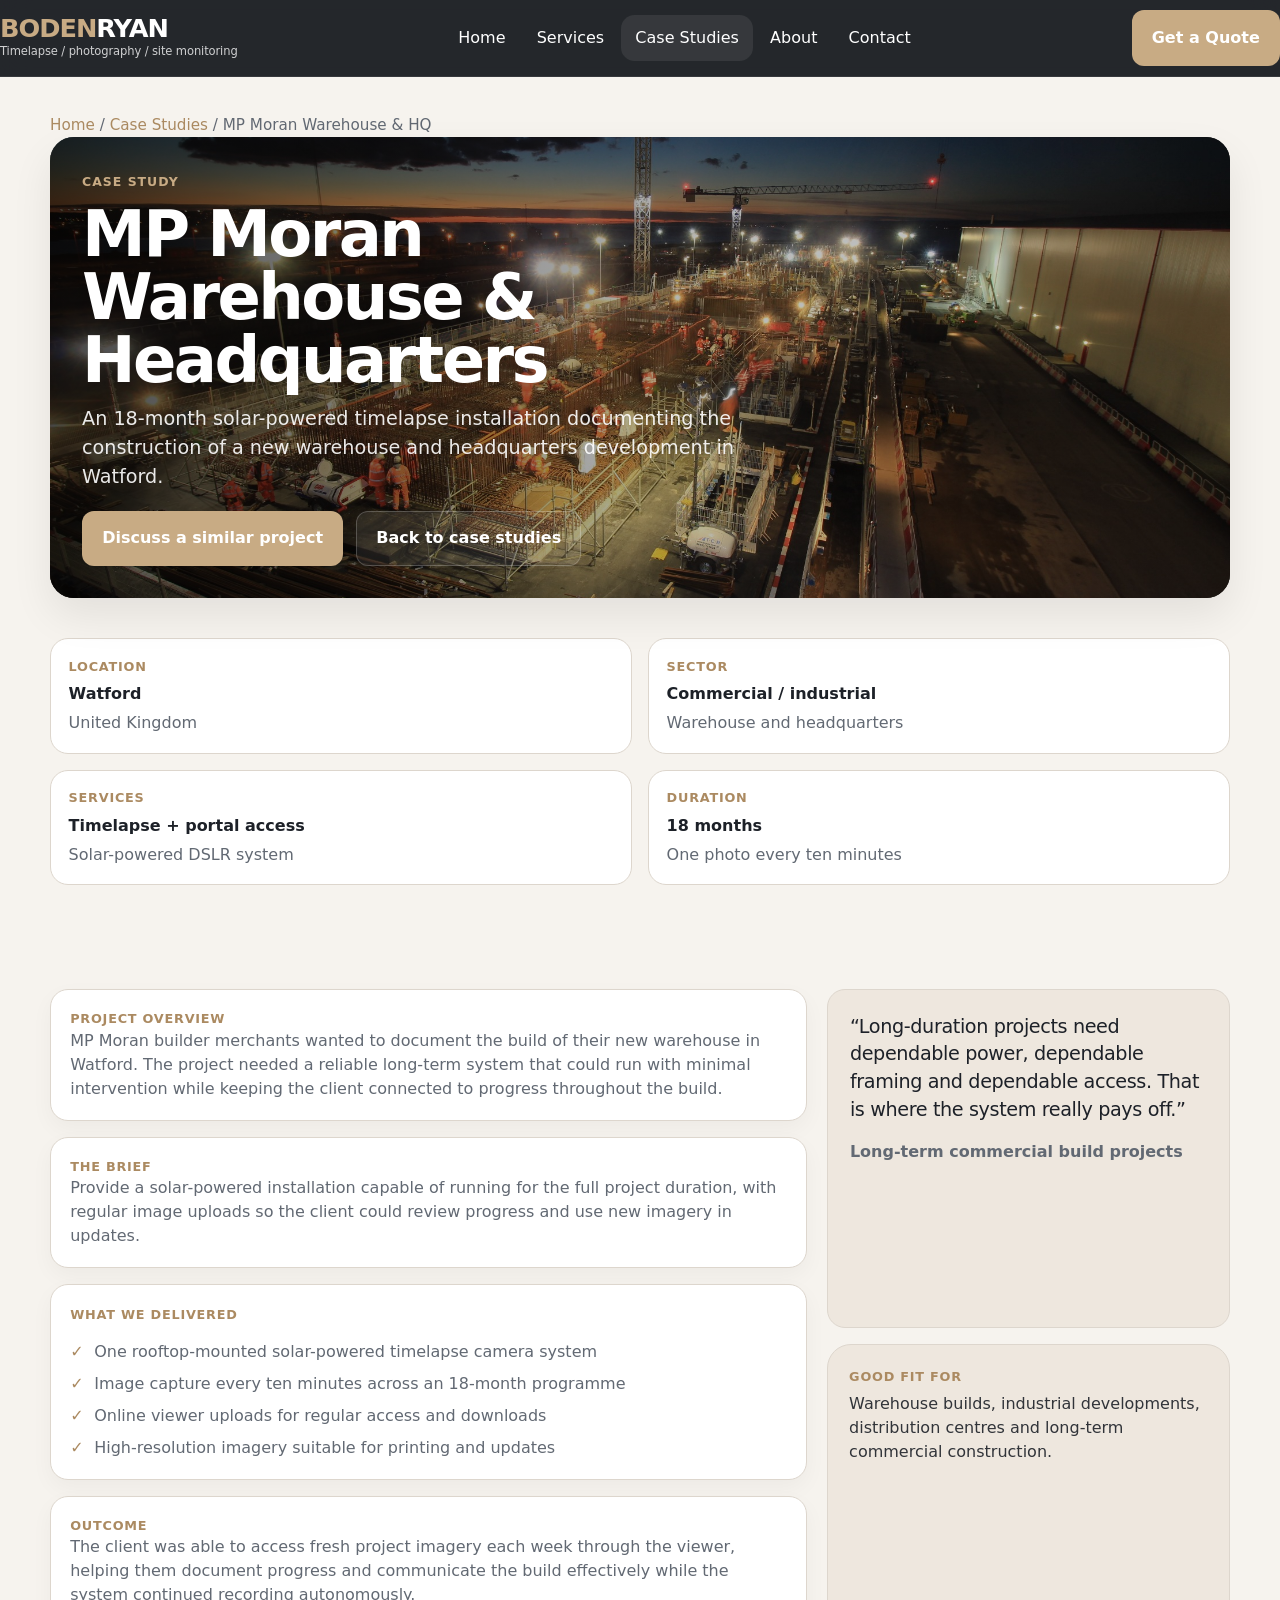
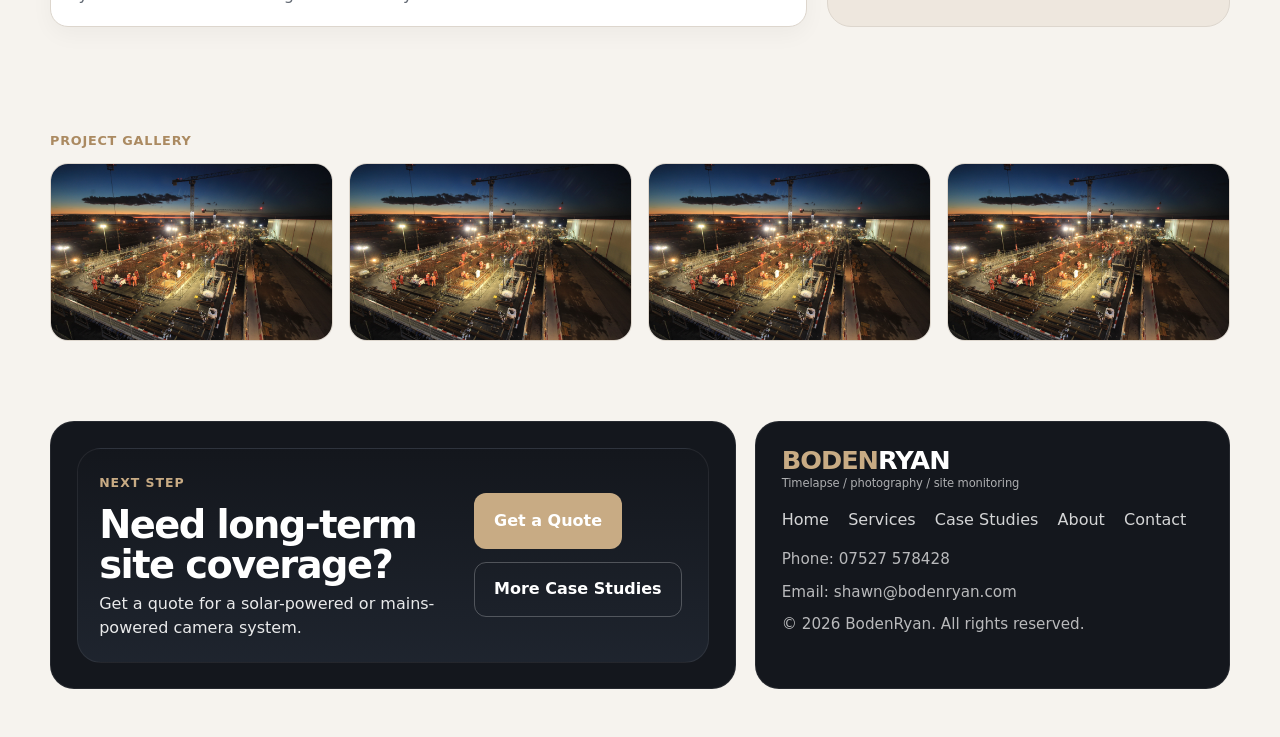
<file: case-studies/mp-moran-warehouse.html>
<!DOCTYPE html>
<html lang="en-GB">
<head>
  <meta charset="utf-8">
  <meta name="viewport" content="width=device-width, initial-scale=1">
  <title>MP Moran Warehouse &amp; HQ | BodenRyan</title>
  <meta name="description" content="Case study: MP Moran warehouse and headquarters documented by BodenRyan with a solar-powered timelapse system.">
  <link rel="canonical" href="https://bodenryan.com/case-studies/mp-moran-warehouse.html">
  <link rel="stylesheet" href="../assets/css/styles.css">
  <script defer src="../assets/js/main.js"></script>
</head>
<body>
  <a class="skip-link" href="#main">Skip to content</a>
  <header class="site-header">
    <div class="container header-inner">
      <a class="brand" href="../index.html"><span class="brand-title"><span class="boden">BODEN</span><span class="ryan">RYAN</span></span><span class="brand-tag">Timelapse / photography / site monitoring</span></a>
      <button class="nav-toggle" type="button" aria-expanded="false" aria-controls="site-nav" data-nav-toggle><span></span></button>
      <nav class="site-nav" id="site-nav" data-nav>
        <ul>
          <li><a href="../index.html">Home</a></li>
          <li><a href="../services.html">Services</a></li>
          <li><a href="../case-studies.html" aria-current="page">Case Studies</a></li>
          <li><a href="../about.html">About</a></li>
          <li><a href="../contact.html">Contact</a></li>
        </ul>
      </nav>
      <a class="btn btn-primary header-cta" href="../contact.html">Get a Quote</a>
    </div>
  </header>

  <main id="main" class="page-wrap case-header">
    <div class="container">
      <p class="breadcrumbs"><a href="../index.html">Home</a> / <a href="../case-studies.html">Case Studies</a> / MP Moran Warehouse &amp; HQ</p>
      <section class="page-hero">
        <img src="../assets/img/hero-construction.jpg" alt="Warehouse construction project.">
        <div class="page-hero-content">
          <span class="eyebrow">Case study</span>
          <h1>MP Moran Warehouse &amp; Headquarters</h1>
          <p>An 18-month solar-powered timelapse installation documenting the construction of a new warehouse and headquarters development in Watford.</p>
          <div class="btn-row case-hero-actions"><a class="btn btn-primary" href="../contact.html">Discuss a similar project</a><a class="btn btn-secondary" href="../case-studies.html">Back to case studies</a></div>
        </div>
      </section>
    </div>

    <section class="section-sm">
      <div class="container meta-grid">
        <article class="meta-card"><div class="label">Location</div><h3>Watford</h3><p>United Kingdom</p></article>
        <article class="meta-card"><div class="label">Sector</div><h3>Commercial / industrial</h3><p>Warehouse and headquarters</p></article>
        <article class="meta-card"><div class="label">Services</div><h3>Timelapse + portal access</h3><p>Solar-powered DSLR system</p></article>
        <article class="meta-card"><div class="label">Duration</div><h3>18 months</h3><p>One photo every ten minutes</p></article>
      </div>
    </section>

    <section class="section">
      <div class="container case-content">
        <div class="case-main">
          <article class="card"><div class="overline">Project overview</div><p>MP Moran builder merchants wanted to document the build of their new warehouse in Watford. The project needed a reliable long-term system that could run with minimal intervention while keeping the client connected to progress throughout the build.</p></article>
          <article class="card"><div class="overline">The brief</div><p>Provide a solar-powered installation capable of running for the full project duration, with regular image uploads so the client could review progress and use new imagery in updates.</p></article>
          <article class="card"><div class="overline">What we delivered</div><ul class="deliver-list"><li>One rooftop-mounted solar-powered timelapse camera system</li><li>Image capture every ten minutes across an 18-month programme</li><li>Online viewer uploads for regular access and downloads</li><li>High-resolution imagery suitable for printing and updates</li></ul></article>
          <article class="card"><div class="overline">Outcome</div><p>The client was able to access fresh project imagery each week through the viewer, helping them document progress and communicate the build effectively while the system continued recording autonomously.</p></article>
        </div>
        <aside class="case-sidebar">
          <div class="quote-card"><blockquote>“Long-duration projects need dependable power, dependable framing and dependable access. That is where the system really pays off.”</blockquote><footer>Long-term commercial build projects</footer></div>
          <div class="feature-banner"><div class="overline">Good fit for</div><p>Warehouse builds, industrial developments, distribution centres and long-term commercial construction.</p></div>
        </aside>
      </div>
    </section>

    <section class="section-sm"><div class="container"><div class="overline" style="margin-bottom:.8rem;">Project gallery</div><div class="gallery-grid"><div class="gallery-tile"><img src="../assets/img/hero-construction.jpg" alt="MP Moran project image 1"></div><div class="gallery-tile"><img src="../assets/img/hero-construction.jpg" alt="MP Moran project image 2"></div><div class="gallery-tile"><img src="../assets/img/hero-construction.jpg" alt="MP Moran project image 3"></div><div class="gallery-tile"><img src="../assets/img/hero-construction.jpg" alt="MP Moran project image 4"></div></div></div></section>
  </main>

  <footer class="site-footer"><div class="container footer-grid"><div class="footer-card"><div class="footer-cta footer-cta-wrap"><div><span class="eyebrow">Next step</span><h2 class="section-title" style="margin:0; font-size:clamp(1.9rem,3vw,2.7rem);">Need long-term site coverage?</h2><p>Get a quote for a solar-powered or mains-powered camera system.</p></div><div class="btn-row"><a class="btn btn-primary" href="../contact.html">Get a Quote</a><a class="btn btn-outline" href="../case-studies.html">More Case Studies</a></div></div></div><div class="footer-card"><a class="brand" href="../index.html"><span class="brand-title"><span class="boden">BODEN</span><span class="ryan">RYAN</span></span><span class="brand-tag">Timelapse / photography / site monitoring</span></a><div class="footer-links"><a href="../index.html">Home</a><a href="../services.html">Services</a><a href="../case-studies.html">Case Studies</a><a href="../about.html">About</a><a href="../contact.html">Contact</a></div><div class="footer-bottom"><span>Phone: 07527 578428</span><span>Email: shawn@bodenryan.com</span><span>© <span data-year></span> BodenRyan. All rights reserved.</span></div></div></div></footer>
</body>
</html>
</file>
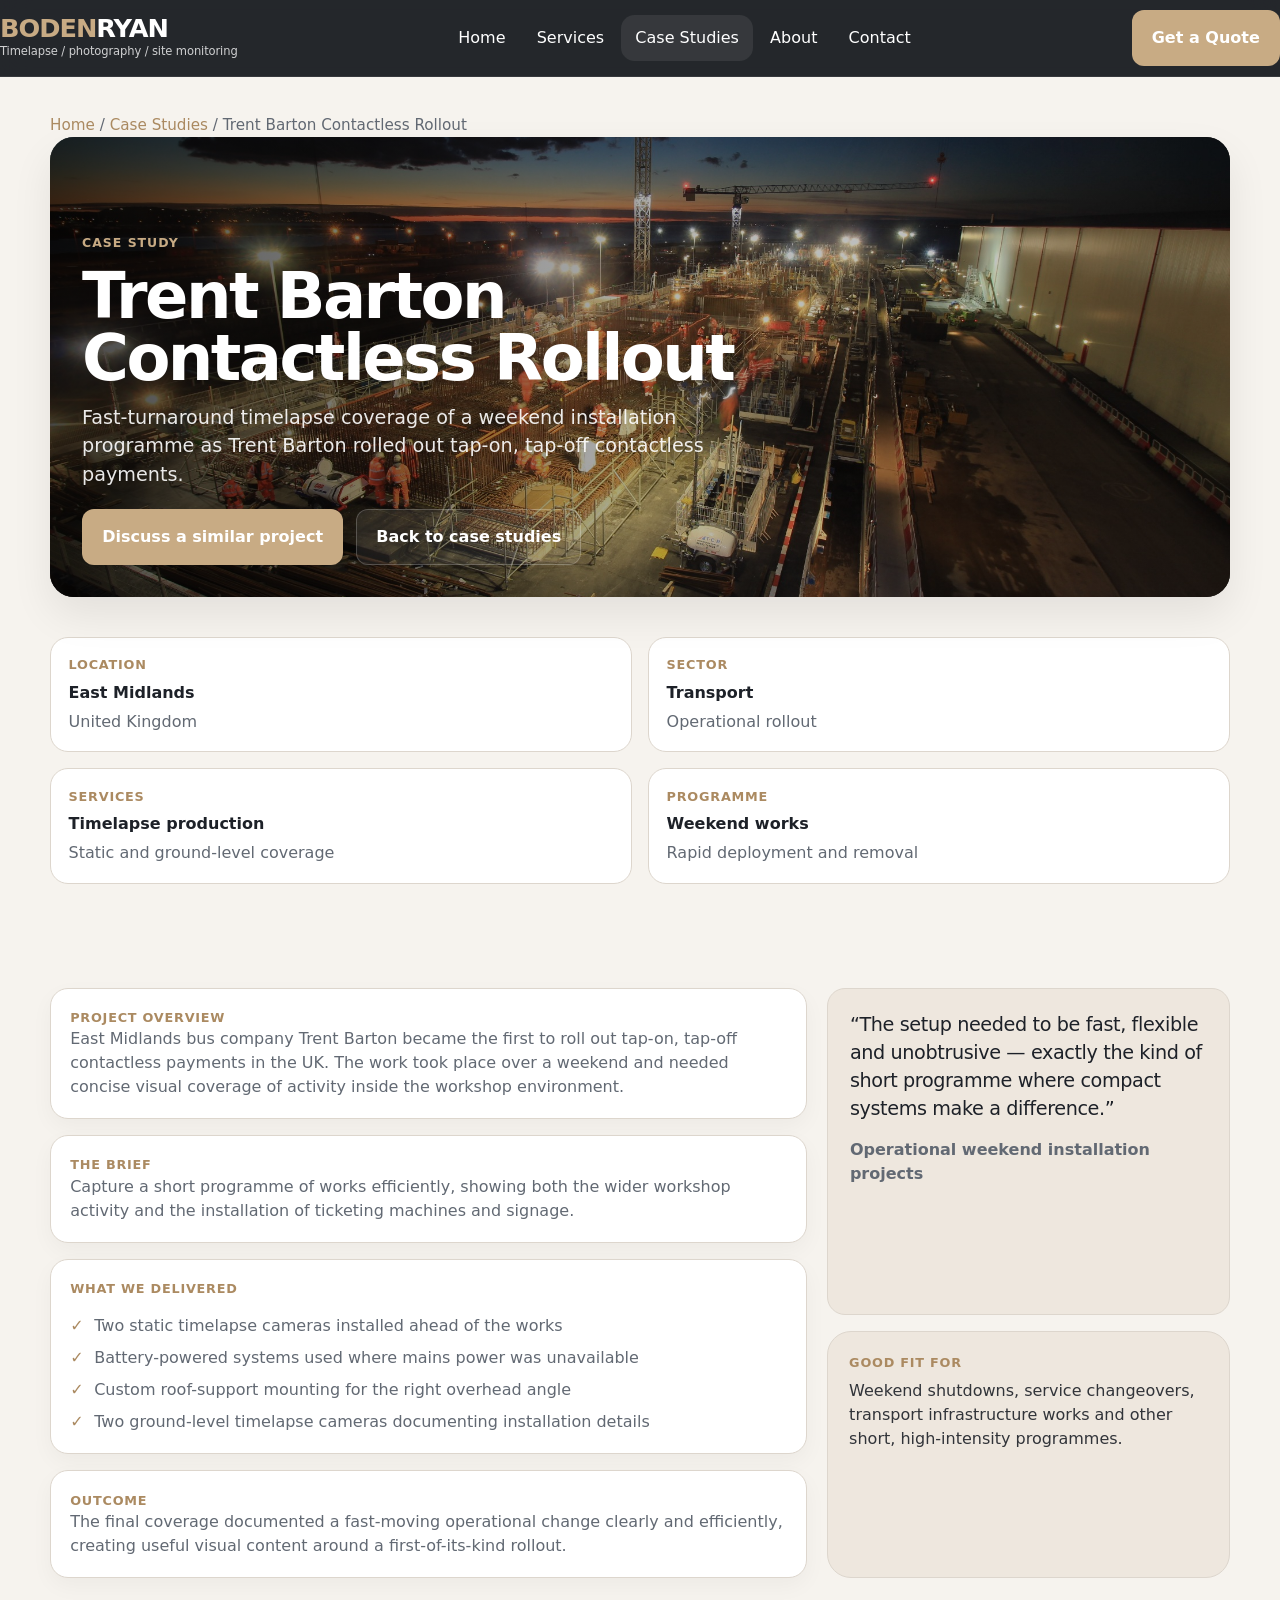
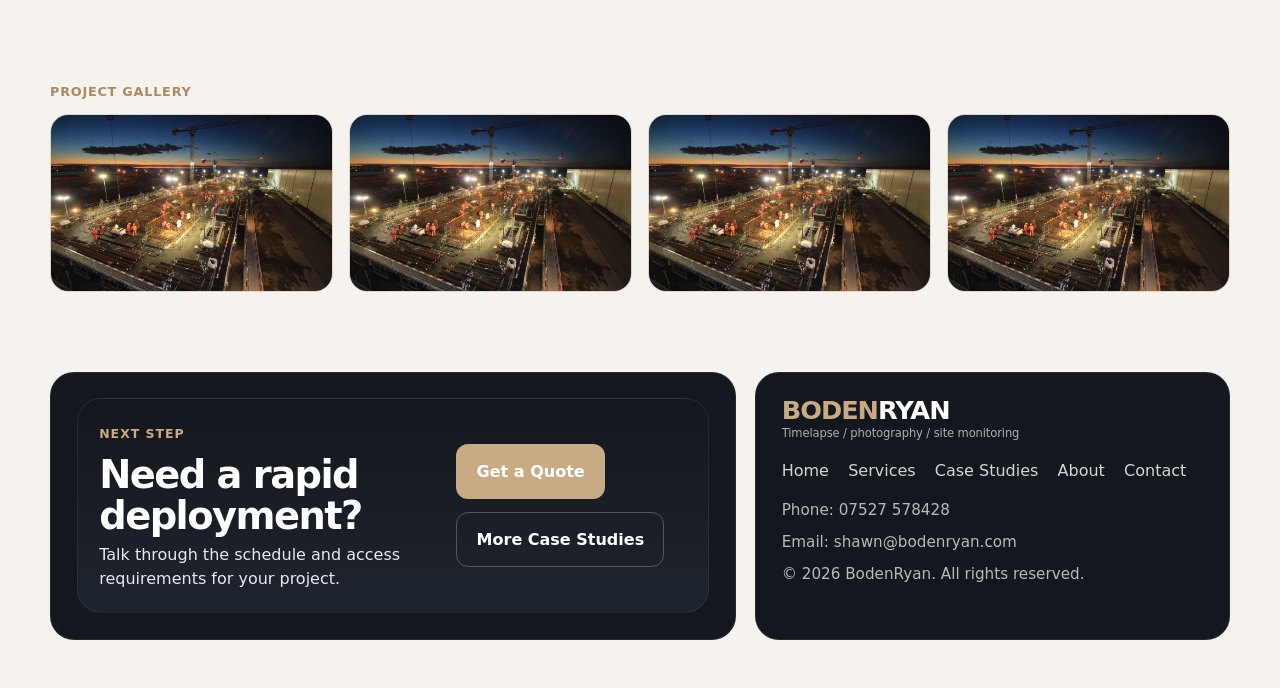
<file: case-studies/trent-barton-contactless.html>
<!DOCTYPE html>
<html lang="en-GB">
<head>
  <meta charset="utf-8">
  <meta name="viewport" content="width=device-width, initial-scale=1">
  <title>Trent Barton Contactless Rollout | BodenRyan</title>
  <meta name="description" content="Case study: weekend timelapse coverage of Trent Barton's contactless rollout by BodenRyan.">
  <link rel="canonical" href="https://bodenryan.com/case-studies/trent-barton-contactless.html">
  <link rel="stylesheet" href="../assets/css/styles.css">
  <script defer src="../assets/js/main.js"></script>
</head>
<body>
  <a class="skip-link" href="#main">Skip to content</a>
  <header class="site-header">
    <div class="container header-inner">
      <a class="brand" href="../index.html"><span class="brand-title"><span class="boden">BODEN</span><span class="ryan">RYAN</span></span><span class="brand-tag">Timelapse / photography / site monitoring</span></a>
      <button class="nav-toggle" type="button" aria-expanded="false" aria-controls="site-nav" data-nav-toggle><span></span></button>
      <nav class="site-nav" id="site-nav" data-nav>
        <ul>
          <li><a href="../index.html">Home</a></li>
          <li><a href="../services.html">Services</a></li>
          <li><a href="../case-studies.html" aria-current="page">Case Studies</a></li>
          <li><a href="../about.html">About</a></li>
          <li><a href="../contact.html">Contact</a></li>
        </ul>
      </nav>
      <a class="btn btn-primary header-cta" href="../contact.html">Get a Quote</a>
    </div>
  </header>

  <main id="main" class="page-wrap case-header">
    <div class="container">
      <p class="breadcrumbs"><a href="../index.html">Home</a> / <a href="../case-studies.html">Case Studies</a> / Trent Barton Contactless Rollout</p>
      <section class="page-hero">
        <img src="../assets/img/hero-construction.jpg" alt="Weekend operations project captured by BodenRyan.">
        <div class="page-hero-content">
          <span class="eyebrow">Case study</span>
          <h1>Trent Barton Contactless Rollout</h1>
          <p>Fast-turnaround timelapse coverage of a weekend installation programme as Trent Barton rolled out tap-on, tap-off contactless payments.</p>
          <div class="btn-row case-hero-actions">
            <a class="btn btn-primary" href="../contact.html">Discuss a similar project</a>
            <a class="btn btn-secondary" href="../case-studies.html">Back to case studies</a>
          </div>
        </div>
      </section>
    </div>

    <section class="section-sm">
      <div class="container meta-grid">
        <article class="meta-card"><div class="label">Location</div><h3>East Midlands</h3><p>United Kingdom</p></article>
        <article class="meta-card"><div class="label">Sector</div><h3>Transport</h3><p>Operational rollout</p></article>
        <article class="meta-card"><div class="label">Services</div><h3>Timelapse production</h3><p>Static and ground-level coverage</p></article>
        <article class="meta-card"><div class="label">Programme</div><h3>Weekend works</h3><p>Rapid deployment and removal</p></article>
      </div>
    </section>

    <section class="section">
      <div class="container case-content">
        <div class="case-main">
          <article class="card"><div class="overline">Project overview</div><p>East Midlands bus company Trent Barton became the first to roll out tap-on, tap-off contactless payments in the UK. The work took place over a weekend and needed concise visual coverage of activity inside the workshop environment.</p></article>
          <article class="card"><div class="overline">The brief</div><p>Capture a short programme of works efficiently, showing both the wider workshop activity and the installation of ticketing machines and signage.</p></article>
          <article class="card"><div class="overline">What we delivered</div><ul class="deliver-list"><li>Two static timelapse cameras installed ahead of the works</li><li>Battery-powered systems used where mains power was unavailable</li><li>Custom roof-support mounting for the right overhead angle</li><li>Two ground-level timelapse cameras documenting installation details</li></ul></article>
          <article class="card"><div class="overline">Outcome</div><p>The final coverage documented a fast-moving operational change clearly and efficiently, creating useful visual content around a first-of-its-kind rollout.</p></article>
        </div>
        <aside class="case-sidebar">
          <div class="quote-card"><blockquote>“The setup needed to be fast, flexible and unobtrusive — exactly the kind of short programme where compact systems make a difference.”</blockquote><footer>Operational weekend installation projects</footer></div>
          <div class="feature-banner"><div class="overline">Good fit for</div><p>Weekend shutdowns, service changeovers, transport infrastructure works and other short, high-intensity programmes.</p></div>
        </aside>
      </div>
    </section>

    <section class="section-sm">
      <div class="container"><div class="overline" style="margin-bottom:.8rem;">Project gallery</div><div class="gallery-grid"><div class="gallery-tile"><img src="../assets/img/hero-construction.jpg" alt="Trent Barton project image 1"></div><div class="gallery-tile"><img src="../assets/img/hero-construction.jpg" alt="Trent Barton project image 2"></div><div class="gallery-tile"><img src="../assets/img/hero-construction.jpg" alt="Trent Barton project image 3"></div><div class="gallery-tile"><img src="../assets/img/hero-construction.jpg" alt="Trent Barton project image 4"></div></div></div>
    </section>
  </main>

  <footer class="site-footer"><div class="container footer-grid"><div class="footer-card"><div class="footer-cta footer-cta-wrap"><div><span class="eyebrow">Next step</span><h2 class="section-title" style="margin:0; font-size:clamp(1.9rem,3vw,2.7rem);">Need a rapid deployment?</h2><p>Talk through the schedule and access requirements for your project.</p></div><div class="btn-row"><a class="btn btn-primary" href="../contact.html">Get a Quote</a><a class="btn btn-outline" href="../case-studies.html">More Case Studies</a></div></div></div><div class="footer-card"><a class="brand" href="../index.html"><span class="brand-title"><span class="boden">BODEN</span><span class="ryan">RYAN</span></span><span class="brand-tag">Timelapse / photography / site monitoring</span></a><div class="footer-links"><a href="../index.html">Home</a><a href="../services.html">Services</a><a href="../case-studies.html">Case Studies</a><a href="../about.html">About</a><a href="../contact.html">Contact</a></div><div class="footer-bottom"><span>Phone: 07527 578428</span><span>Email: shawn@bodenryan.com</span><span>© <span data-year></span> BodenRyan. All rights reserved.</span></div></div></div></footer>
</body>
</html>
</file>
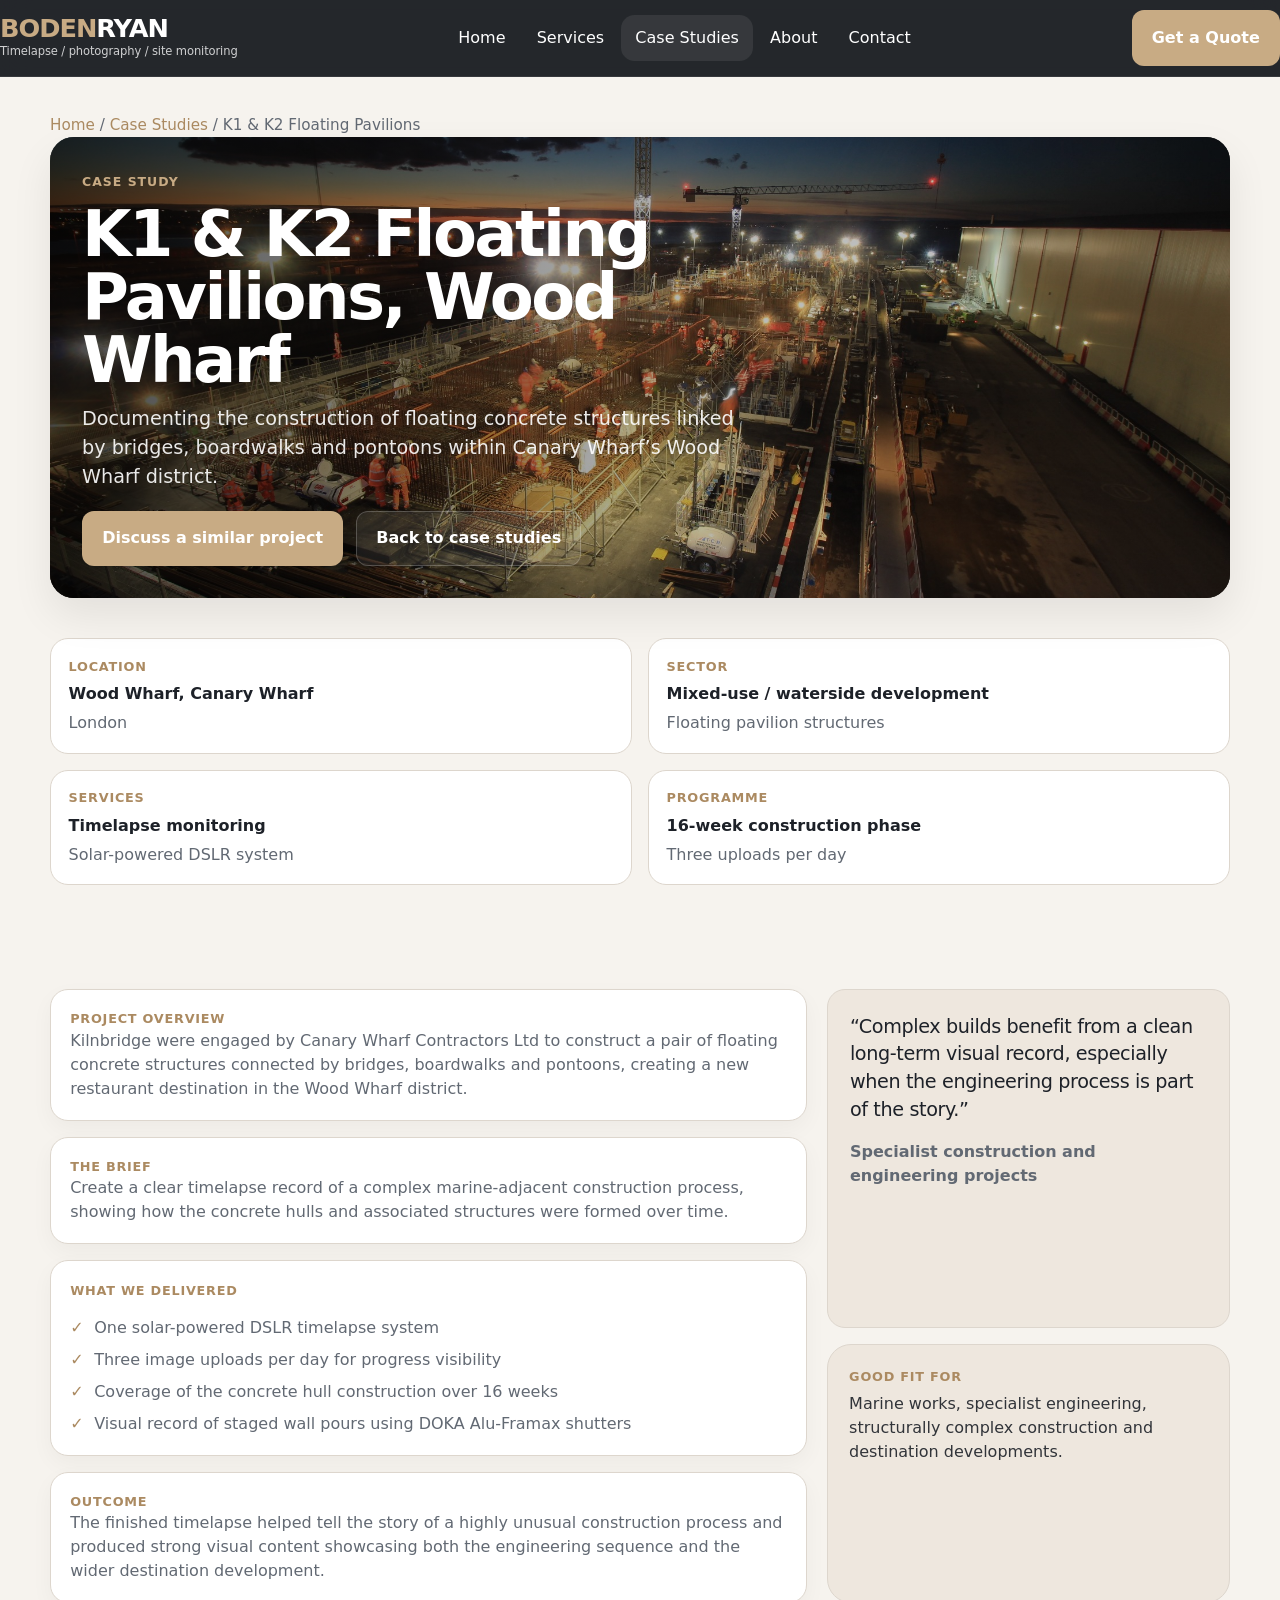
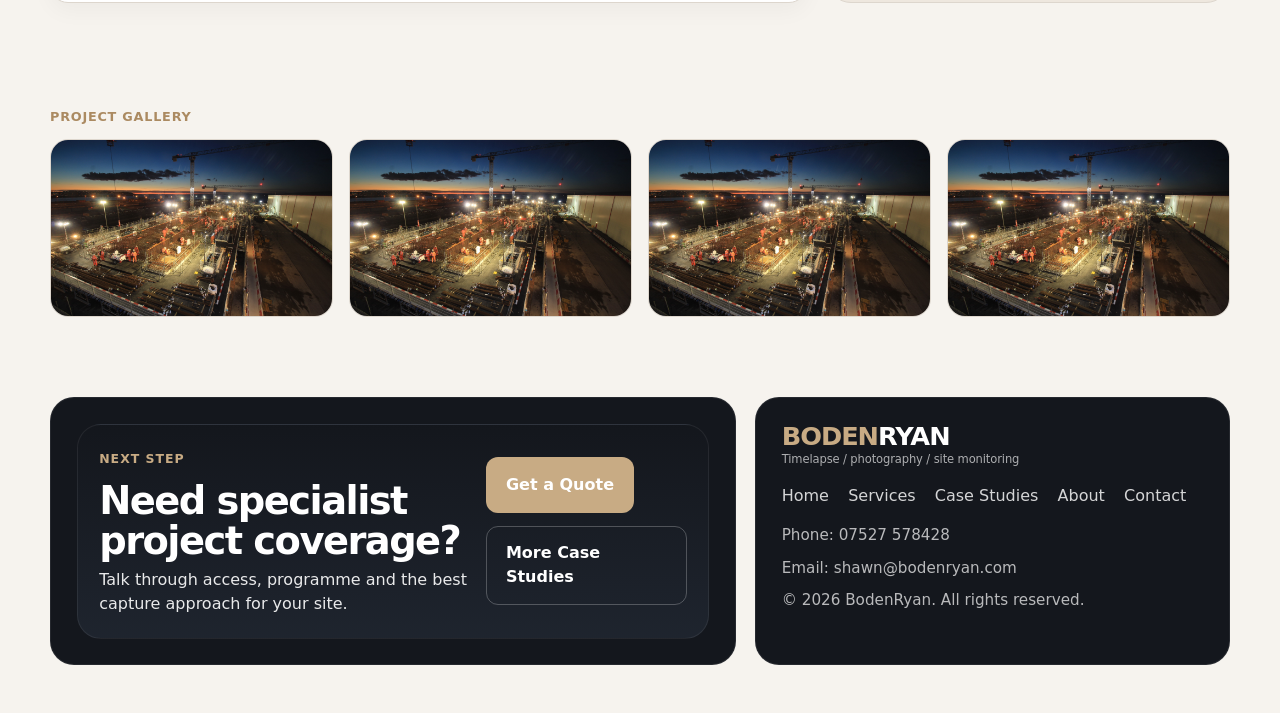
<file: case-studies/wood-wharf-floating-pavilions.html>
<!DOCTYPE html>
<html lang="en-GB">
<head>
  <meta charset="utf-8">
  <meta name="viewport" content="width=device-width, initial-scale=1">
  <title>K1 &amp; K2 Floating Pavilions, Wood Wharf | BodenRyan</title>
  <meta name="description" content="Case study: K1 and K2 Floating Pavilions at Wood Wharf documented by BodenRyan.">
  <link rel="canonical" href="https://bodenryan.com/case-studies/wood-wharf-floating-pavilions.html">
  <link rel="stylesheet" href="../assets/css/styles.css">
  <script defer src="../assets/js/main.js"></script>
</head>
<body>
  <a class="skip-link" href="#main">Skip to content</a>
  <header class="site-header">
    <div class="container header-inner">
      <a class="brand" href="../index.html"><span class="brand-title"><span class="boden">BODEN</span><span class="ryan">RYAN</span></span><span class="brand-tag">Timelapse / photography / site monitoring</span></a>
      <button class="nav-toggle" type="button" aria-expanded="false" aria-controls="site-nav" data-nav-toggle><span></span></button>
      <nav class="site-nav" id="site-nav" data-nav>
        <ul>
          <li><a href="../index.html">Home</a></li>
          <li><a href="../services.html">Services</a></li>
          <li><a href="../case-studies.html" aria-current="page">Case Studies</a></li>
          <li><a href="../about.html">About</a></li>
          <li><a href="../contact.html">Contact</a></li>
        </ul>
      </nav>
      <a class="btn btn-primary header-cta" href="../contact.html">Get a Quote</a>
    </div>
  </header>

  <main id="main" class="page-wrap case-header">
    <div class="container">
      <p class="breadcrumbs"><a href="../index.html">Home</a> / <a href="../case-studies.html">Case Studies</a> / K1 &amp; K2 Floating Pavilions</p>
      <section class="page-hero">
        <img src="../assets/img/hero-construction.jpg" alt="Large construction project at Wood Wharf.">
        <div class="page-hero-content">
          <span class="eyebrow">Case study</span>
          <h1>K1 &amp; K2 Floating Pavilions, Wood Wharf</h1>
          <p>Documenting the construction of floating concrete structures linked by bridges, boardwalks and pontoons within Canary Wharf’s Wood Wharf district.</p>
          <div class="btn-row case-hero-actions"><a class="btn btn-primary" href="../contact.html">Discuss a similar project</a><a class="btn btn-secondary" href="../case-studies.html">Back to case studies</a></div>
        </div>
      </section>
    </div>

    <section class="section-sm">
      <div class="container meta-grid">
        <article class="meta-card"><div class="label">Location</div><h3>Wood Wharf, Canary Wharf</h3><p>London</p></article>
        <article class="meta-card"><div class="label">Sector</div><h3>Mixed-use / waterside development</h3><p>Floating pavilion structures</p></article>
        <article class="meta-card"><div class="label">Services</div><h3>Timelapse monitoring</h3><p>Solar-powered DSLR system</p></article>
        <article class="meta-card"><div class="label">Programme</div><h3>16-week construction phase</h3><p>Three uploads per day</p></article>
      </div>
    </section>

    <section class="section">
      <div class="container case-content">
        <div class="case-main">
          <article class="card"><div class="overline">Project overview</div><p>Kilnbridge were engaged by Canary Wharf Contractors Ltd to construct a pair of floating concrete structures connected by bridges, boardwalks and pontoons, creating a new restaurant destination in the Wood Wharf district.</p></article>
          <article class="card"><div class="overline">The brief</div><p>Create a clear timelapse record of a complex marine-adjacent construction process, showing how the concrete hulls and associated structures were formed over time.</p></article>
          <article class="card"><div class="overline">What we delivered</div><ul class="deliver-list"><li>One solar-powered DSLR timelapse system</li><li>Three image uploads per day for progress visibility</li><li>Coverage of the concrete hull construction over 16 weeks</li><li>Visual record of staged wall pours using DOKA Alu-Framax shutters</li></ul></article>
          <article class="card"><div class="overline">Outcome</div><p>The finished timelapse helped tell the story of a highly unusual construction process and produced strong visual content showcasing both the engineering sequence and the wider destination development.</p></article>
        </div>
        <aside class="case-sidebar">
          <div class="quote-card"><blockquote>“Complex builds benefit from a clean long-term visual record, especially when the engineering process is part of the story.”</blockquote><footer>Specialist construction and engineering projects</footer></div>
          <div class="feature-banner"><div class="overline">Good fit for</div><p>Marine works, specialist engineering, structurally complex construction and destination developments.</p></div>
        </aside>
      </div>
    </section>

    <section class="section-sm"><div class="container"><div class="overline" style="margin-bottom:.8rem;">Project gallery</div><div class="gallery-grid"><div class="gallery-tile"><img src="../assets/img/hero-construction.jpg" alt="Wood Wharf project image 1"></div><div class="gallery-tile"><img src="../assets/img/hero-construction.jpg" alt="Wood Wharf project image 2"></div><div class="gallery-tile"><img src="../assets/img/hero-construction.jpg" alt="Wood Wharf project image 3"></div><div class="gallery-tile"><img src="../assets/img/hero-construction.jpg" alt="Wood Wharf project image 4"></div></div></div></section>
  </main>

  <footer class="site-footer"><div class="container footer-grid"><div class="footer-card"><div class="footer-cta footer-cta-wrap"><div><span class="eyebrow">Next step</span><h2 class="section-title" style="margin:0; font-size:clamp(1.9rem,3vw,2.7rem);">Need specialist project coverage?</h2><p>Talk through access, programme and the best capture approach for your site.</p></div><div class="btn-row"><a class="btn btn-primary" href="../contact.html">Get a Quote</a><a class="btn btn-outline" href="../case-studies.html">More Case Studies</a></div></div></div><div class="footer-card"><a class="brand" href="../index.html"><span class="brand-title"><span class="boden">BODEN</span><span class="ryan">RYAN</span></span><span class="brand-tag">Timelapse / photography / site monitoring</span></a><div class="footer-links"><a href="../index.html">Home</a><a href="../services.html">Services</a><a href="../case-studies.html">Case Studies</a><a href="../about.html">About</a><a href="../contact.html">Contact</a></div><div class="footer-bottom"><span>Phone: 07527 578428</span><span>Email: shawn@bodenryan.com</span><span>© <span data-year></span> BodenRyan. All rights reserved.</span></div></div></div></footer>
</body>
</html>
</file>
<file: assets/css/styles.css>
:root {
  --bg: #f6f3ee;
  --surface: #ffffff;
  --surface-alt: #eee7de;
  --surface-dark: #14171d;
  --surface-dark-2: #1c2129;
  --text: #1d2128;
  --muted: #626973;
  --line: #ddd6cd;
  --accent: #c8ab84;
  --accent-dark: #ab8a61;
  --shadow: 0 18px 40px rgba(0, 0, 0, 0.08);
  --radius: 18px;
  --radius-sm: 12px;
  --max: 1180px;
}

* { box-sizing: border-box; }
html { scroll-behavior: smooth; }
body {
  margin: 0;
  font-family: Inter, ui-sans-serif, system-ui, -apple-system, BlinkMacSystemFont, "Segoe UI", sans-serif;
  color: var(--text);
  background: var(--bg);
  line-height: 1.5;
}
img { max-width: 100%; display: block; }
a { color: inherit; text-decoration: none; }
button { font: inherit; }
.container { width: min(var(--max), calc(100% - 2rem)); margin: 0 auto; }
.page-wrap { padding-top: 1rem; }

.skip-link {
  position: absolute;
  left: -999px;
  top: auto;
  width: 1px;
  height: 1px;
  overflow: hidden;
}
.skip-link:focus {
  left: 1rem;
  top: 1rem;
  width: auto;
  height: auto;
  padding: .75rem 1rem;
  border-radius: .75rem;
  background: var(--surface);
  z-index: 9999;
}

.site-header {
  position: sticky;
  top: 0;
  z-index: 100;
  background: rgba(20, 23, 29, 0.93);
  backdrop-filter: blur(14px);
  border-bottom: 1px solid rgba(255,255,255,.08);
}
.header-inner {
  display: flex;
  align-items: center;
  justify-content: space-between;
  gap: 1rem;
  min-height: 76px;
}
.brand {
  display: inline-flex;
  flex-direction: column;
  gap: 0.1rem;
}
.brand-title {
  font-weight: 800;
  letter-spacing: -0.04em;
  font-size: clamp(1.5rem, 2vw, 2rem);
  line-height: 1;
}
.brand-title .boden { color: var(--accent); }
.brand-title .ryan { color: #fff; }
.brand-tag {
  color: rgba(255,255,255,.78);
  font-size: .72rem;
  letter-spacing: -.01em;
}
.nav-toggle {
  display: inline-flex;
  width: 48px;
  height: 48px;
  border-radius: 999px;
  border: 1px solid rgba(255,255,255,.15);
  background: transparent;
  color: #fff;
  align-items: center;
  justify-content: center;
}
.nav-toggle span,
.nav-toggle span::before,
.nav-toggle span::after {
  display: block;
  width: 18px;
  height: 2px;
  background: currentColor;
  content: "";
  border-radius: 999px;
  transition: transform .25s ease, opacity .25s ease;
}
.nav-toggle span::before { transform: translateY(-6px); }
.nav-toggle span::after { transform: translateY(4px); }
.nav-toggle[aria-expanded="true"] span { background: transparent; }
.nav-toggle[aria-expanded="true"] span::before { transform: rotate(45deg); }
.nav-toggle[aria-expanded="true"] span::after { transform: rotate(-45deg); }
.site-nav {
  position: absolute;
  left: 1rem;
  right: 1rem;
  top: calc(100% + .5rem);
  background: var(--surface-dark);
  border: 1px solid rgba(255,255,255,.08);
  border-radius: var(--radius);
  padding: .8rem;
  display: none;
  box-shadow: var(--shadow);
}
.site-nav.open { display: block; }
.site-nav ul {
  list-style: none;
  margin: 0;
  padding: 0;
  display: flex;
  flex-direction: column;
  gap: .25rem;
}
.site-nav a {
  color: #fff;
  padding: .85rem 1rem;
  border-radius: .85rem;
  display: block;
}
.site-nav a:hover,
.site-nav a[aria-current="page"] { background: rgba(255,255,255,.08); }
.header-cta { display: none; }

.btn, .button-link {
  display: inline-flex;
  align-items: center;
  justify-content: center;
  gap: .55rem;
  padding: .92rem 1.2rem;
  border-radius: 12px;
  font-weight: 700;
  border: 1px solid transparent;
  transition: transform .2s ease, background .2s ease, border-color .2s ease, color .2s ease;
}
.btn:hover, .button-link:hover { transform: translateY(-1px); }
.btn-primary {
  background: var(--accent);
  color: #fff;
}
.btn-primary:hover { background: var(--accent-dark); }
.btn-secondary {
  background: rgba(255,255,255,.08);
  color: #fff;
  border-color: rgba(255,255,255,.2);
}
.btn-outline {
  background: transparent;
  border-color: var(--line);
  color: var(--text);
}
.btn-dark {
  background: var(--surface-dark);
  color: #fff;
}
.btn-row {
  display: flex;
  gap: .8rem;
  flex-wrap: wrap;
}

.hero {
  position: relative;
  border-radius: 28px;
  overflow: hidden;
  min-height: 62svh;
  display: flex;
  align-items: end;
  background: #111;
  box-shadow: var(--shadow);
}
.hero img {
  position: absolute;
  inset: 0;
  width: 100%;
  height: 100%;
  object-fit: cover;
}
.hero::after {
  content: "";
  position: absolute;
  inset: 0;
  background: linear-gradient(90deg, rgba(0,0,0,.74) 0%, rgba(0,0,0,.36) 48%, rgba(0,0,0,.16) 100%);
}
.hero-content {
  position: relative;
  z-index: 1;
  padding: clamp(1.5rem, 4vw, 3rem);
  width: min(100%, 640px);
  color: #fff;
}
.eyebrow {
  display: inline-block;
  color: var(--accent);
  text-transform: uppercase;
  font-size: .78rem;
  font-weight: 800;
  letter-spacing: .08em;
  margin-bottom: .75rem;
}
.hero h1, .page-hero h1 {
  margin: 0 0 .85rem;
  line-height: .98;
  letter-spacing: -0.04em;
  font-size: clamp(2.4rem, 6vw, 4.7rem);
}
.hero p, .page-hero p {
  font-size: clamp(1rem, 1.7vw, 1.2rem);
  color: rgba(255,255,255,.9);
  margin: 0 0 1.2rem;
}
.kicker-list {
  margin: 0 0 1.25rem;
  padding: 0;
  list-style: none;
  display: grid;
  gap: .4rem;
}
.kicker-list li::before {
  content: "•";
  color: var(--accent);
  display: inline-block;
  width: 1rem;
}

.section {
  padding: 4rem 0;
}
.section-sm { padding: 2.5rem 0; }
.section-title {
  margin: 0 0 1rem;
  font-size: clamp(1.8rem, 3vw, 3rem);
  letter-spacing: -0.04em;
  line-height: 1.05;
}
.section-intro {
  color: var(--muted);
  margin: 0 0 1.4rem;
  max-width: 720px;
}
.center { text-align: center; }

.grid {
  display: grid;
  gap: 1rem;
}
.services-grid {
  grid-template-columns: repeat(1, minmax(0,1fr));
}
.card {
  background: var(--surface);
  border: 1px solid var(--line);
  border-radius: var(--radius);
  padding: 1.2rem;
  box-shadow: 0 8px 22px rgba(0,0,0,.04);
}
.card h3, .service-card h3, .case-card h3, .faq-item h3 {
  margin: .1rem 0 .55rem;
  font-size: 1.28rem;
  letter-spacing: -0.03em;
}
.card p, .service-card p, .case-card p, .feature-card p {
  margin: 0;
  color: var(--muted);
}
.icon-badge {
  width: 58px;
  height: 58px;
  border-radius: 50%;
  background: var(--surface-alt);
  color: var(--surface-dark);
  display: grid;
  place-items: center;
  font-size: 1.6rem;
  margin-bottom: 1rem;
}
.service-card ul,
.deliver-list,
.check-list,
.stats-list {
  list-style: none;
  padding: 0;
  margin: 1rem 0 0;
  display: grid;
  gap: .5rem;
}
.check-list li,
.deliver-list li,
.service-card ul li {
  color: var(--muted);
  position: relative;
  padding-left: 1.5rem;
}
.check-list li::before,
.deliver-list li::before,
.service-card ul li::before {
  content: "✓";
  position: absolute;
  left: 0;
  top: 0;
  color: var(--accent-dark);
  font-weight: 700;
}

.case-grid,
.case-study-grid,
.meta-grid,
.faq-grid,
.feature-grid,
.contact-grid,
.about-highlights,
.story-grid,
.process-grid,
.logo-grid,
.gallery-grid,
.stats-grid {
  display: grid;
  gap: 1rem;
}
.case-card,
.feature-card,
.meta-card,
.faq-item,
.contact-card,
.story-card,
.process-card,
.stat-card,
.logo-pill,
.gallery-tile {
  background: var(--surface);
  border: 1px solid var(--line);
  border-radius: var(--radius);
  overflow: hidden;
}
.case-card img,
.gallery-tile img {
  width: 100%;
  aspect-ratio: 16/10;
  object-fit: cover;
}
.case-card-body,
.feature-card,
.meta-card,
.faq-item,
.contact-card,
.story-card,
.process-card,
.stat-card,
.logo-pill {
  padding: 1.1rem;
}
.meta-card .label,
.case-card .location,
.case-detail .label,
.process-step,
.overline {
  color: var(--accent-dark);
  font-size: .8rem;
  font-weight: 800;
  text-transform: uppercase;
  letter-spacing: .06em;
}
.case-card .location {
  display: inline-block;
  margin-bottom: .35rem;
}
.case-card .read-more { margin-top: 1rem; }

.feature-banner,
.cta-banner,
.footer-cta {
  background: var(--surface-alt);
  border: 1px solid var(--line);
  border-radius: 24px;
  padding: 1.35rem;
}
.feature-banner.dark,
.footer-cta {
  background: linear-gradient(180deg, rgba(20,23,29,.98), rgba(31,37,47,.98));
  color: #fff;
  border-color: rgba(255,255,255,.07);
}
.feature-banner p,
.cta-banner p,
.footer-cta p { margin: .4rem 0 0; color: inherit; opacity: .9; }
.footer-cta .btn-outline { color: #fff; border-color: rgba(255,255,255,.24); }
.footer-cta-wrap { display: flex; flex-direction: column; gap: 1rem; }

.page-hero {
  position: relative;
  border-radius: 24px;
  overflow: hidden;
  min-height: 320px;
  display: flex;
  align-items: end;
  background: #121212;
  box-shadow: var(--shadow);
}
.page-hero img { position: absolute; inset: 0; width: 100%; height: 100%; object-fit: cover; }
.page-hero::after {
  content: "";
  position: absolute;
  inset: 0;
  background: linear-gradient(90deg, rgba(0,0,0,.72) 0%, rgba(0,0,0,.28) 55%, rgba(0,0,0,.2) 100%);
}
.page-hero-content { position: relative; z-index: 1; padding: 2rem; color: #fff; max-width: 740px; }
.page-hero h1 { font-size: clamp(2.2rem, 5vw, 4rem); }

.split-grid {
  display: grid;
  gap: 1rem;
}
.story-photo {
  background: var(--surface);
  border: 1px solid var(--line);
  border-radius: var(--radius);
  overflow: hidden;
  min-height: 280px;
}
.story-photo img { width: 100%; height: 100%; object-fit: cover; }

.process-card {
  text-align: center;
}
.process-number {
  width: 42px;
  height: 42px;
  border-radius: 50%;
  background: var(--surface-alt);
  color: var(--accent-dark);
  font-weight: 800;
  display: grid;
  place-items: center;
  margin: 0 auto .8rem;
}
.logo-pill {
  display: flex;
  align-items: center;
  justify-content: center;
  min-height: 82px;
  font-weight: 800;
  color: #6a717b;
  letter-spacing: .01em;
}
.logo-pill.small { font-size: 1rem; }
.logo-pill strong { color: #4a515c; font-size: 1.55rem; }

.faq-item summary {
  cursor: pointer;
  list-style: none;
  font-weight: 700;
  padding: 1rem 1.1rem;
}
.faq-item summary::-webkit-details-marker { display: none; }
.faq-item p { padding: 0 1.1rem 1.1rem; color: var(--muted); margin: 0; }

.case-header .page-hero { min-height: 460px; }
.case-hero-actions { margin-top: 1.2rem; }
.meta-grid { grid-template-columns: repeat(2, minmax(0,1fr)); }
.meta-card h3 { margin: .4rem 0 .3rem; font-size: 1rem; }
.meta-card p { margin: 0; color: var(--muted); }
.case-content {
  display: grid;
  gap: 1.25rem;
}
.case-main,
.case-sidebar {
  display: grid;
  gap: 1rem;
}
.quote-card {
  background: var(--surface-alt);
  border: 1px solid var(--line);
  border-radius: var(--radius);
  padding: 1.4rem;
}
.quote-card blockquote {
  margin: 0;
  font-size: 1.2rem;
  line-height: 1.45;
  letter-spacing: -.02em;
}
.quote-card footer { margin-top: 1rem; color: var(--muted); font-weight: 600; }

.gallery-grid { grid-template-columns: repeat(2, minmax(0,1fr)); }
.gallery-tile { overflow: hidden; }
.gallery-tile img { aspect-ratio: 16/10; object-fit: cover; width: 100%; }

.stats-grid { grid-template-columns: repeat(2, minmax(0,1fr)); }
.stat-card { text-align: center; }
.stat-card strong { display: block; font-size: 1.8rem; letter-spacing: -.04em; margin-bottom: .2rem; }

.contact-form {
  display: grid;
  gap: .9rem;
}
.form-row { display: grid; gap: .9rem; }
input, textarea, select {
  width: 100%;
  border: 1px solid var(--line);
  border-radius: 12px;
  padding: .95rem 1rem;
  background: #fff;
  font: inherit;
  color: var(--text);
}
textarea { min-height: 150px; resize: vertical; }
label { display: block; font-weight: 700; margin-bottom: .35rem; }
.form-note { color: var(--muted); font-size: .95rem; }

.breadcrumbs {
  margin: 1rem 0 0;
  color: var(--muted);
  font-size: .95rem;
}
.breadcrumbs a { color: var(--accent-dark); }

.site-footer {
  padding: 2.5rem 0 3rem;
}
.footer-grid {
  display: grid;
  gap: 1.2rem;
}
.footer-card {
  background: var(--surface-dark);
  color: rgba(255,255,255,.86);
  border-radius: 24px;
  padding: 1.6rem;
  border: 1px solid rgba(255,255,255,.08);
}
.footer-card .brand-tag { color: rgba(255,255,255,.65); }
.footer-links {
  display: flex;
  flex-wrap: wrap;
  gap: .85rem 1.2rem;
  margin-top: 1rem;
}
.footer-links a { color: rgba(255,255,255,.82); }
.footer-bottom {
  display: flex;
  flex-direction: column;
  gap: .6rem;
  margin-top: 1rem;
  color: rgba(255,255,255,.7);
  font-size: .95rem;
}

@media (min-width: 720px) {
  .services-grid,
  .feature-grid,
  .faq-grid,
  .contact-grid,
  .about-highlights,
  .case-grid,
  .case-study-grid { grid-template-columns: repeat(2, minmax(0,1fr)); }
  .logo-grid { grid-template-columns: repeat(3, minmax(0,1fr)); }
  .process-grid { grid-template-columns: repeat(2, minmax(0,1fr)); }
  .story-grid { grid-template-columns: 1.2fr 1fr; }
  .footer-grid { grid-template-columns: 1.3fr .9fr; }
  .form-row { grid-template-columns: repeat(2, minmax(0,1fr)); }
}

@media (min-width: 960px) {
  .page-wrap { padding-top: 1.3rem; }
  .nav-toggle { display: none; }
  .site-nav {
    position: static;
    display: block;
    background: none;
    border: 0;
    padding: 0;
    box-shadow: none;
  }
  .site-nav ul {
    flex-direction: row;
    align-items: center;
    gap: .15rem;
  }
  .site-nav a { padding: .7rem .9rem; }
  .header-cta { display: inline-flex; }
  .site-header .container { display: flex; }
  .header-inner { width: 100%; }

  .services-grid { grid-template-columns: repeat(4, minmax(0,1fr)); }
  .feature-grid { grid-template-columns: repeat(3, minmax(0,1fr)); }
  .faq-grid { grid-template-columns: repeat(2, minmax(0,1fr)); align-items: start; }
  .contact-grid { grid-template-columns: 1fr 1.2fr; }
  .about-highlights { grid-template-columns: repeat(3, minmax(0,1fr)); }
  .process-grid { grid-template-columns: repeat(4, minmax(0,1fr)); }
  .logo-grid { grid-template-columns: repeat(6, minmax(0,1fr)); }
  .case-grid { grid-template-columns: repeat(4, minmax(0,1fr)); }
  .case-study-grid { grid-template-columns: repeat(3, minmax(0,1fr)); }
  .split-grid { grid-template-columns: 1.1fr .9fr; align-items: center; }
  .case-content { grid-template-columns: 1.5fr .8fr; }
  .gallery-grid { grid-template-columns: repeat(4, minmax(0,1fr)); }
  .stats-grid { grid-template-columns: repeat(4, minmax(0,1fr)); }
  .footer-cta-wrap { flex-direction: row; justify-content: space-between; align-items: center; }
}

@media (prefers-reduced-motion: reduce) {
  *, *::before, *::after { scroll-behavior: auto !important; transition: none !important; }
}
</file>
